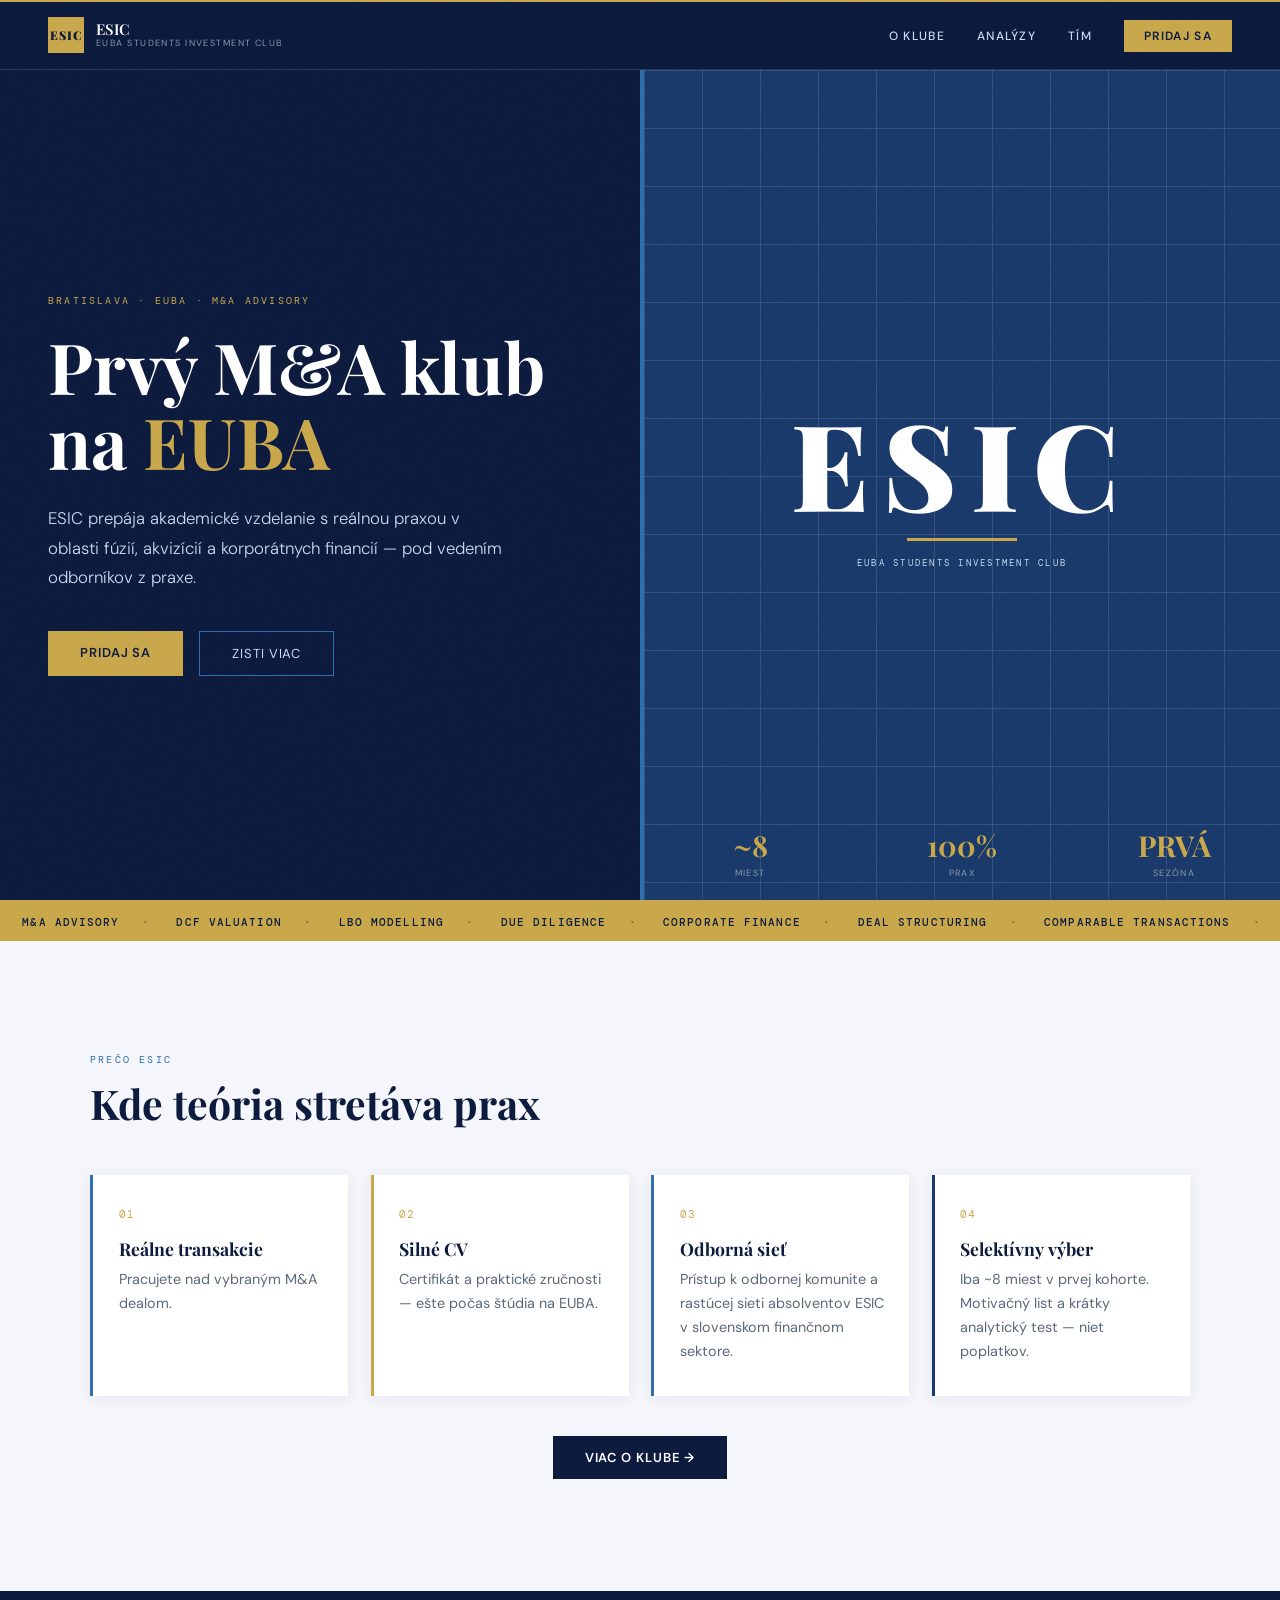
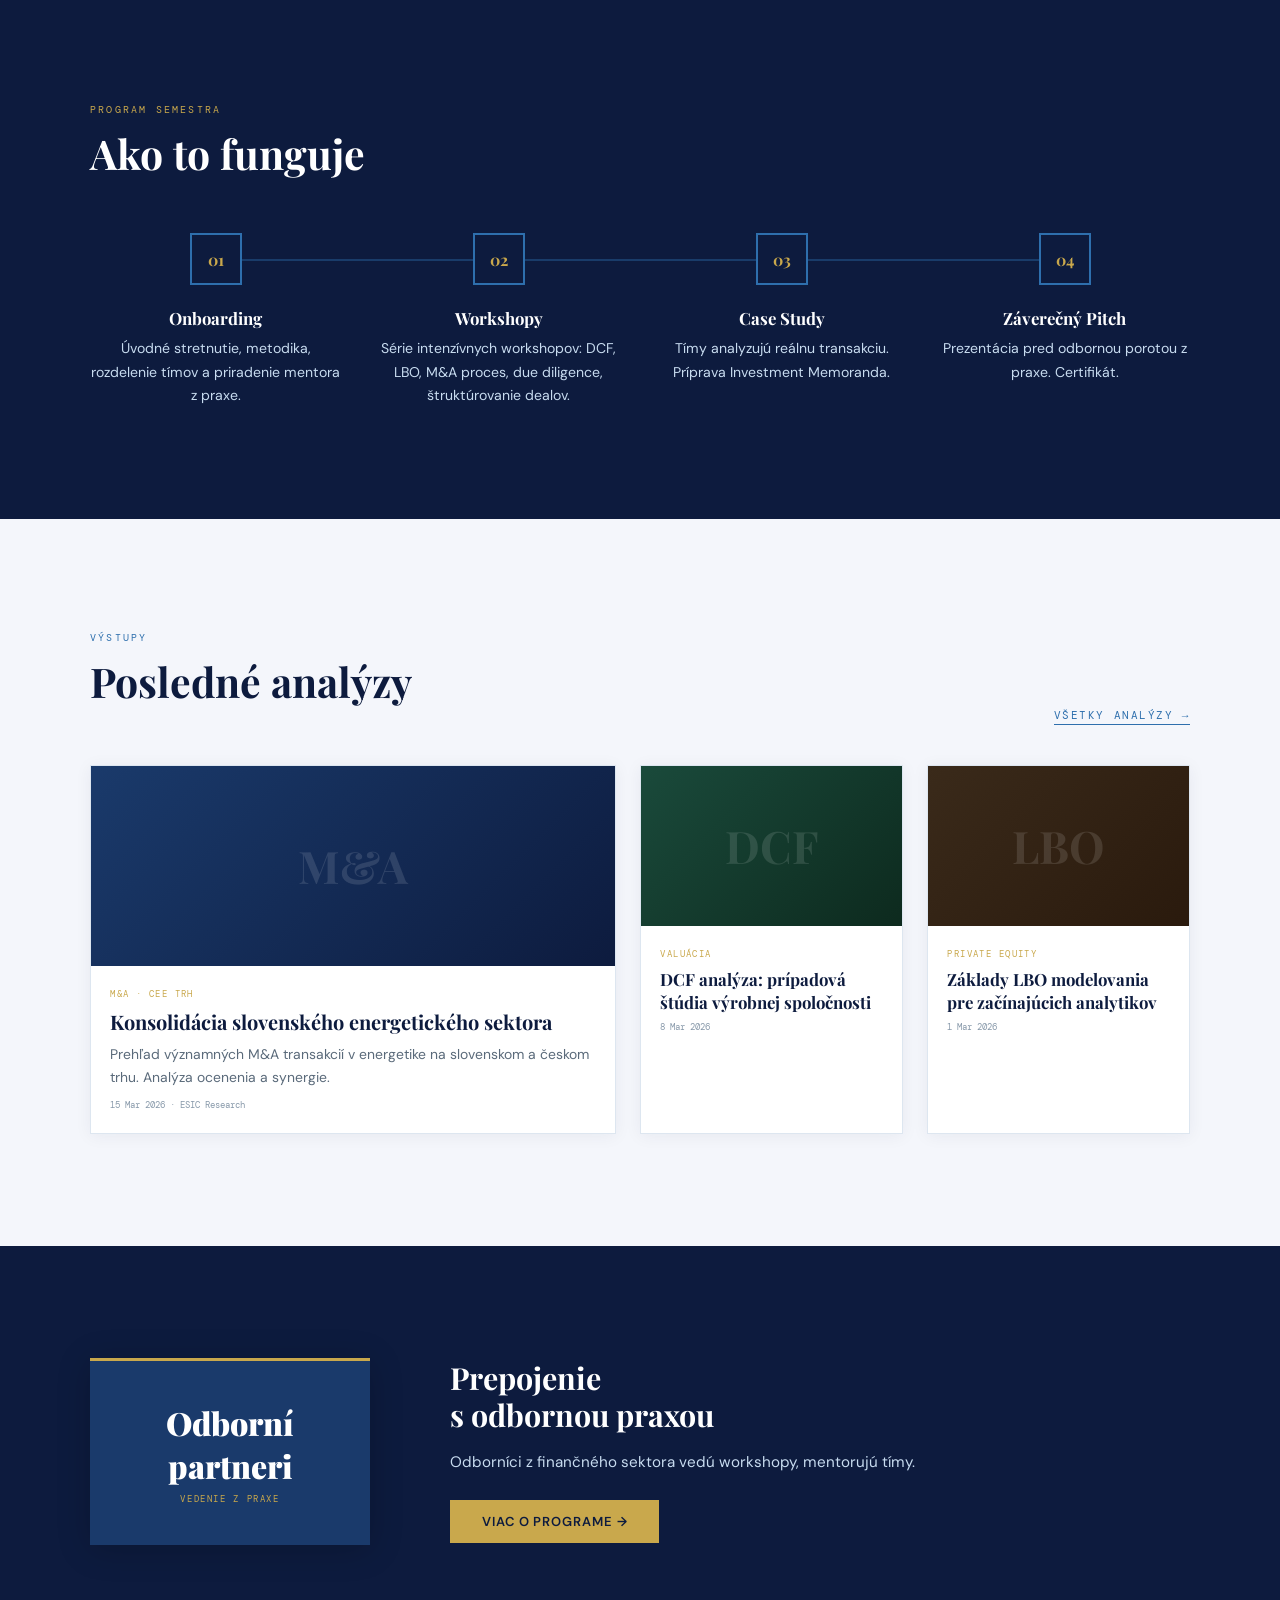
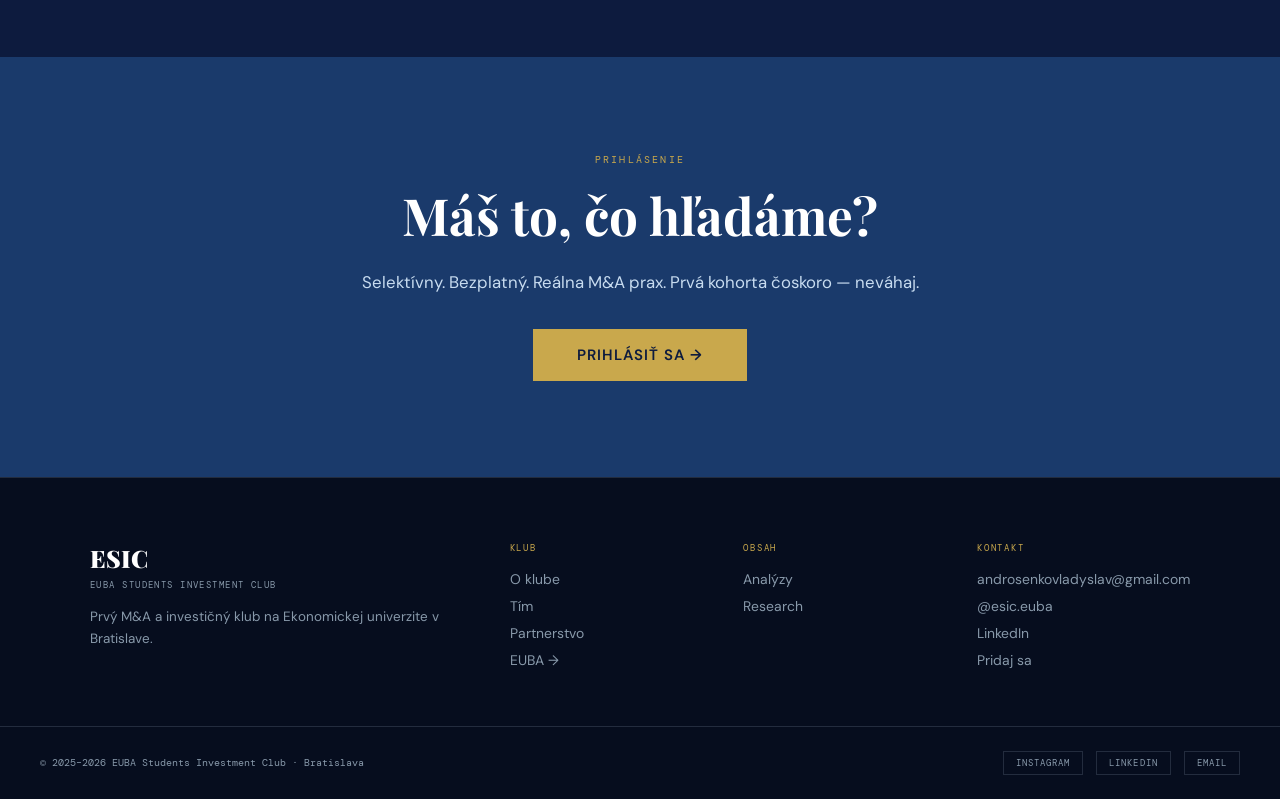
<file: index.html>
<!DOCTYPE html>
<html lang="sk">
<head>
<meta charset="UTF-8">
<meta name="viewport" content="width=device-width, initial-scale=1.0">
<title>ESIC | EUBA Students Investment Club</title>
<link rel="preconnect" href="https://fonts.googleapis.com">
<link rel="preconnect" href="https://fonts.gstatic.com" crossorigin>
<link href="https://fonts.googleapis.com/css2?family=Playfair+Display:ital,wght@0,600;0,700;0,900;1,700&family=DM+Sans:wght@300;400;500;600&family=DM+Mono:wght@400;500&display=swap" rel="stylesheet">
<link rel="stylesheet" href="style.css">
</head>
<body>

<!-- NAV -->
<nav id="navbar">
  <a href="index.html" class="nav-logo">
    <div class="nav-badge">ESIC</div>
    <div class="nav-name">ESIC <span>EUBA Students Investment Club</span></div>
  </a>
  <button class="nav-burger" id="burger" aria-label="Menu">
    <span></span><span></span><span></span>
  </button>
  <ul class="nav-links" id="navLinks">
    <li><a href="about.html">O klube</a></li>
    <li><a href="articles.html">Analýzy</a></li>
    <li><a href="team.html">Tím</a></li>
    <li><a href="join.html" class="nav-cta">Pridaj sa</a></li>
  </ul>
</nav>

<!-- HERO -->
<section class="hero">
  <div class="hero-left">
    <p class="eyebrow">Bratislava · EUBA · M&A Advisory</p>
    <h1 class="hero-title">Prvý M&amp;A klub<br>na <em>EUBA</em></h1>
    <p class="hero-sub">ESIC prepája akademické vzdelanie s reálnou praxou v oblasti fúzií, akvizícií a korporátnych financií — pod vedením odborníkov z praxe.</p>
    <div class="hero-btns">
      <a href="join.html" class="btn-gold">Pridaj sa</a>
      <a href="about.html" class="btn-outline">Zisti viac</a>
    </div>
  </div>
  <div class="hero-right">
    <div class="hero-brand">
      <div class="hero-acronym">ESIC</div>
      <div class="hero-rule"></div>
      <div class="hero-brand-sub">EUBA Students Investment Club</div>
    </div>
    <div class="hero-stats">
      <div class="stat"><span class="stat-num">~8</span><span class="stat-lbl">miest</span></div>
      <div class="stat"><span class="stat-num">100%</span><span class="stat-lbl">prax</span></div>
      <div class="stat"><span class="stat-num">PRVÁ</span><span class="stat-lbl">sezóna</span></div>
    </div>
  </div>
</section>

<!-- TICKER -->
<div class="ticker" aria-hidden="true">
  <div class="ticker-track">
    <span>M&A Advisory</span><span class="sep">·</span>
    <span>DCF Valuation</span><span class="sep">·</span>
    <span>LBO Modelling</span><span class="sep">·</span>
    <span>Due Diligence</span><span class="sep">·</span>
    <span>Corporate Finance</span><span class="sep">·</span>
    <span>Deal Structuring</span><span class="sep">·</span>
    <span>Comparable Transactions</span><span class="sep">·</span>
    <span>Equity Research</span><span class="sep">·</span>
    <span>M&A Advisory</span><span class="sep">·</span>
    <span>DCF Valuation</span><span class="sep">·</span>
    <span>LBO Modelling</span><span class="sep">·</span>
    <span>Due Diligence</span><span class="sep">·</span>
    <span>Corporate Finance</span><span class="sep">·</span>
    <span>Deal Structuring</span><span class="sep">·</span>
    <span>Comparable Transactions</span><span class="sep">·</span>
    <span>Equity Research</span><span class="sep">·</span>
  </div>
</div>

<!-- WHY ESIC -->
<section class="why section-light">
  <div class="container">
    <div class="section-label">Prečo ESIC</div>
    <h2 class="section-title">Kde teória stretáva prax</h2>
    <div class="why-grid">
      <div class="why-card reveal">
        <div class="why-icon">01</div>
        <h3>Reálne transakcie</h3>
        <p>Pracujete nad vybraným M&A dealom.</p>
      </div>
      <div class="why-card reveal" style="--delay:.1s">
        <div class="why-icon">02</div>
        <h3>Silné CV</h3>
        <p>Certifikát a praktické zručnosti — ešte počas štúdia na EUBA.</p>
      </div>
      <div class="why-card reveal" style="--delay:.2s">
        <div class="why-icon">03</div>
        <h3>Odborná sieť</h3>
        <p>Prístup k odbornej komunite a rastúcej sieti absolventov ESIC v slovenskom finančnom sektore.</p>
      </div>
      <div class="why-card reveal" style="--delay:.3s">
        <div class="why-icon">04</div>
        <h3>Selektívny výber</h3>
        <p>Iba ~8 miest v prvej kohorte. Motivačný list a krátky analytický test — niet poplatkov.</p>
      </div>
    </div>
    <div class="why-cta reveal">
      <a href="about.html" class="btn-navy">Viac o klube →</a>
    </div>
  </div>
</section>

<!-- PROGRAM TIMELINE -->
<section class="timeline-section section-dark">
  <div class="container">
    <div class="section-label gold">Program semestra</div>
    <h2 class="section-title white">Ako to funguje</h2>
    <div class="timeline">
      <div class="tl-step reveal">
        <div class="tl-dot">01</div>
        <div class="tl-content">
          <h3>Onboarding</h3>
          <p>Úvodné stretnutie, metodika, rozdelenie tímov a priradenie mentora z praxe.</p>
        </div>
      </div>
      <div class="tl-step reveal" style="--delay:.1s">
        <div class="tl-dot">02</div>
        <div class="tl-content">
          <h3>Workshopy</h3>
          <p>Série intenzívnych workshopov: DCF, LBO, M&A proces, due diligence, štruktúrovanie dealov.</p>
        </div>
      </div>
      <div class="tl-step reveal" style="--delay:.2s">
        <div class="tl-dot">03</div>
        <div class="tl-content">
          <h3>Case Study</h3>
          <p>Tímy analyzujú reálnu transakciu. Príprava Investment Memoranda.</p>
        </div>
      </div>
      <div class="tl-step reveal" style="--delay:.3s">
        <div class="tl-dot">04</div>
        <div class="tl-content">
          <h3>Záverečný Pitch</h3>
          <p>Prezentácia pred odbornou porotou z praxe. Certifikát.</p>
        </div>
      </div>
    </div>
  </div>
</section>

<!-- LATEST ARTICLES PREVIEW -->
<section class="articles-preview section-light">
  <div class="container">
    <div class="section-header">
      <div>
        <div class="section-label">Výstupy</div>
        <h2 class="section-title">Posledné analýzy</h2>
      </div>
      <a href="articles.html" class="link-arrow">Všetky analýzy →</a>
    </div>
    <div class="articles-grid">
      <a href="articles.html" class="article-card featured reveal">
        <div class="article-thumb" style="background:linear-gradient(135deg,#1A3A6B,#0D1B3E)">
          <span class="thumb-label">M&A</span>
        </div>
        <div class="article-body">
          <span class="article-cat">M&A · CEE trh</span>
          <h3>Konsolidácia slovenského energetického sektora</h3>
          <p>Prehľad významných M&A transakcií v energetike na slovenskom a českom trhu. Analýza ocenenia a synergie.</p>
          <span class="article-meta">15 Mar 2026 · ESIC Research</span>
        </div>
      </a>
      <a href="articles.html" class="article-card reveal" style="--delay:.1s">
        <div class="article-thumb" style="background:linear-gradient(135deg,#1A4A3B,#0D2A1E)">
          <span class="thumb-label">DCF</span>
        </div>
        <div class="article-body">
          <span class="article-cat">Valuácia</span>
          <h3>DCF analýza: prípadová štúdia výrobnej spoločnosti</h3>
          <span class="article-meta">8 Mar 2026</span>
        </div>
      </a>
      <a href="articles.html" class="article-card reveal" style="--delay:.2s">
        <div class="article-thumb" style="background:linear-gradient(135deg,#3A2A1A,#2A1A0D)">
          <span class="thumb-label">LBO</span>
        </div>
        <div class="article-body">
          <span class="article-cat">Private Equity</span>
          <h3>Základy LBO modelovania pre začínajúcich analytikov</h3>
          <span class="article-meta">1 Mar 2026</span>
        </div>
      </a>
    </div>
  </div>
</section>

<!-- PARTNER STRIP -->
<section class="partner-strip section-dark">
  <div class="container partner-inner">
    <div class="partner-badge reveal">
      <div class="partner-name">Odborní partneri</div>
      <div class="partner-sub">Vedenie z praxe</div>
    </div>
    <div class="partner-text reveal" style="--delay:.1s">
      <h2 class="white">Prepojenie<br>s odbornou praxou</h2>
      <p>Odborníci z finančného sektora vedú workshopy, mentorujú tímy.</p>
      <a href="about.html#partner" class="btn-gold" style="margin-top:1.5rem;display:inline-block">Viac o programe →</a>
    </div>
  </div>
</section>

<!-- JOIN CTA -->
<section class="join-cta section-royal">
  <div class="container text-center reveal">
    <div class="section-label gold">Prihlásenie</div>
    <h2 class="white" style="font-family:var(--font-display);font-size:clamp(2rem,4vw,3.2rem);font-weight:700;margin:.5rem 0 1.2rem">Máš to, čo hľadáme?</h2>
    <p style="color:var(--sky);max-width:560px;margin:0 auto 2rem;font-size:1.05rem;line-height:1.75">Selektívny. Bezplatný. Reálna M&A prax. Prvá kohorta čoskoro — neváhaj.</p>
    <a href="join.html" class="btn-gold" style="font-size:15px;padding:16px 44px">Prihlásiť sa →</a>
  </div>
</section>

<!-- FOOTER -->
<footer>
  <div class="container footer-grid">
    <div class="footer-brand">
      <div class="footer-logo">ESIC</div>
      <div class="footer-tagline">EUBA Students Investment Club</div>
      <p>Prvý M&A a investičný klub na Ekonomickej univerzite v Bratislave.</p>
    </div>
    <div class="footer-col">
      <div class="footer-col-title">Klub</div>
      <a href="about.html">O klube</a>
      <a href="team.html">Tím</a>
      <a href="about.html#partner">Partnerstvo</a>
      <a href="https://www.euba.sk" target="_blank" rel="noopener">EUBA →</a>
    </div>
    <div class="footer-col">
      <div class="footer-col-title">Obsah</div>
      <a href="articles.html">Analýzy</a>
      <a href="articles.html">Research</a>
    </div>
    <div class="footer-col">
      <div class="footer-col-title">Kontakt</div>
      <a href="mailto:androsenkovladyslav@gmail.com">androsenkovladyslav@gmail.com</a>
      <a href="https://instagram.com/esic.euba" target="_blank" rel="noopener">@esic.euba</a>
      <a href="https://www.linkedin.com/groups/17961060" target="_blank" rel="noopener">LinkedIn</a>
      <a href="join.html">Pridaj sa</a>
    </div>
  </div>
  <div class="footer-bottom">
    <span>© 2025–2026 EUBA Students Investment Club · Bratislava</span>
    <div class="footer-socials">
      <a href="https://instagram.com/esic.euba" target="_blank" rel="noopener">Instagram</a>
      <a href="https://www.linkedin.com/groups/17961060" target="_blank" rel="noopener">LinkedIn</a>
      <a href="mailto:androsenkovladyslav@gmail.com">Email</a>
    </div>
  </div>
</footer>

<script src="main.js"></script>
</body>
</html>
</file>
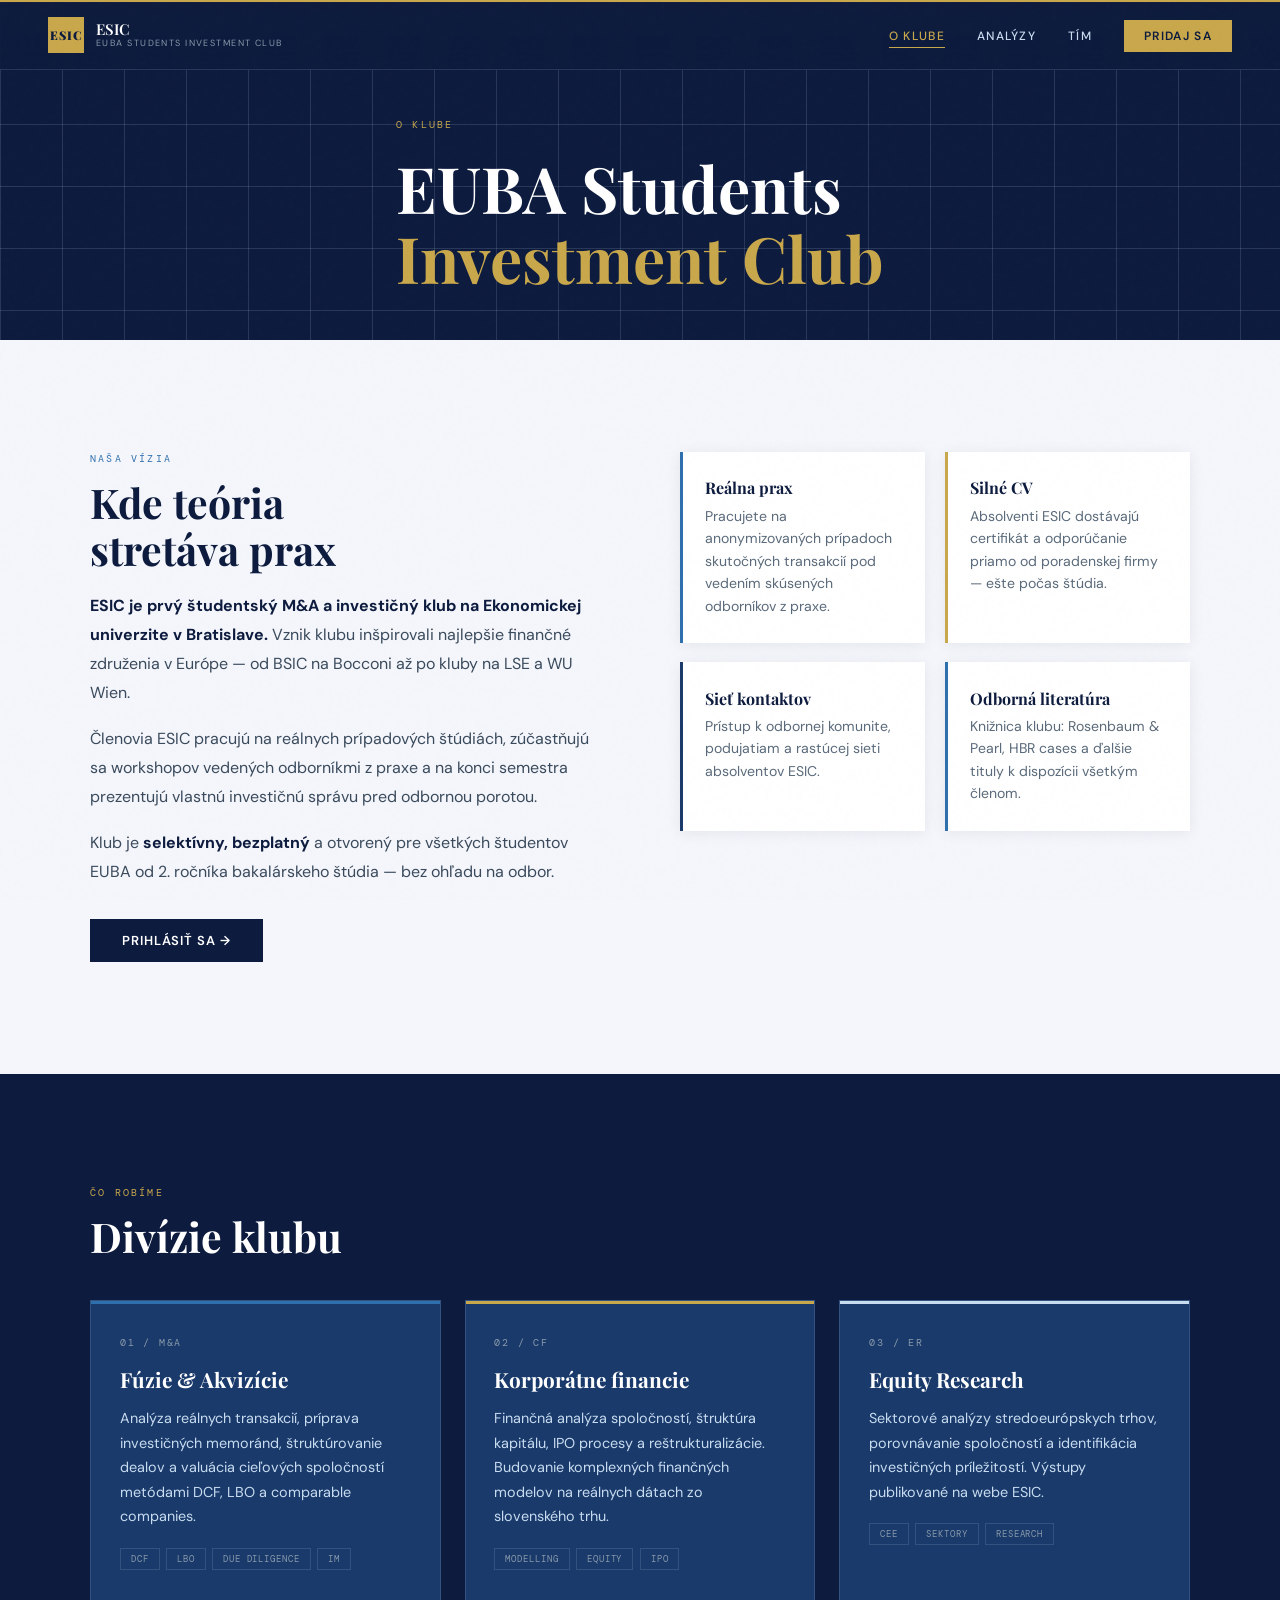
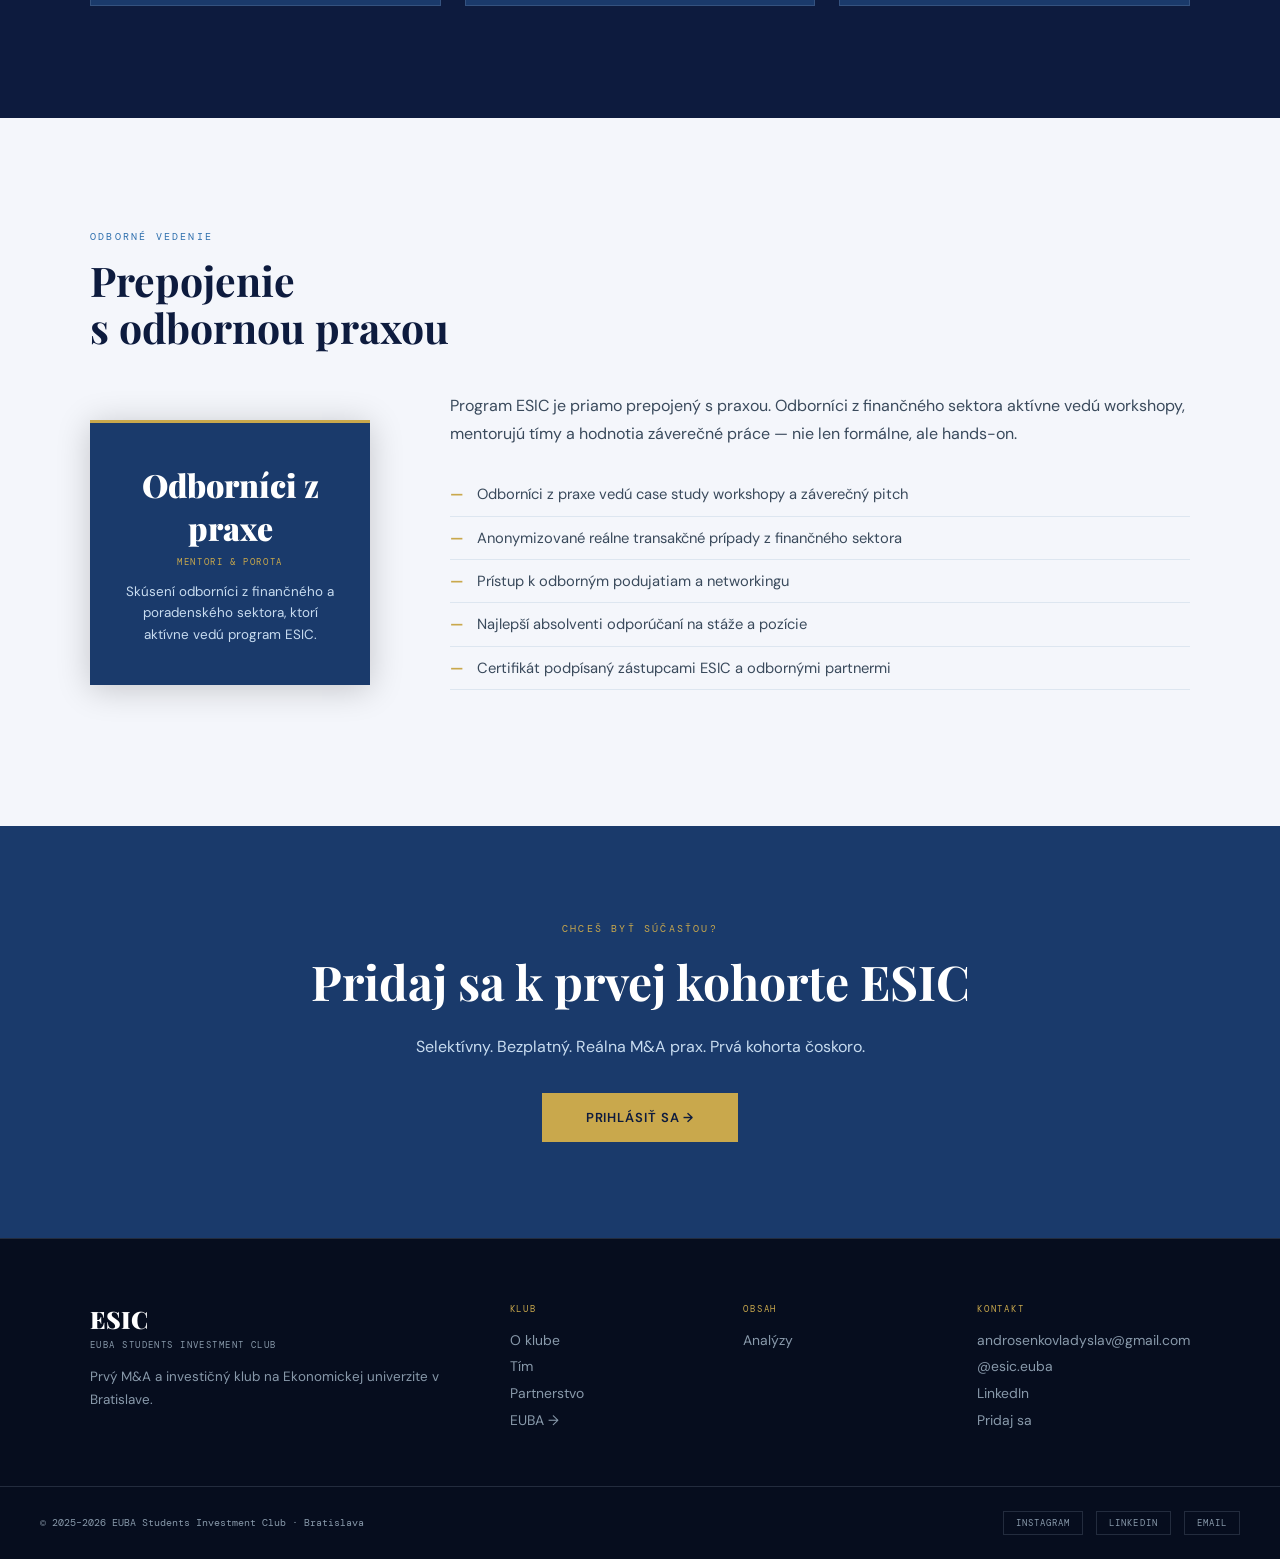
<file: about.html>
<!DOCTYPE html>
<html lang="sk">
<head>
<meta charset="UTF-8">
<meta name="viewport" content="width=device-width, initial-scale=1.0">
<title>O klube | ESIC</title>
<link rel="preconnect" href="https://fonts.googleapis.com">
<link rel="preconnect" href="https://fonts.gstatic.com" crossorigin>
<link href="https://fonts.googleapis.com/css2?family=Playfair+Display:ital,wght@0,600;0,700;0,900;1,700&family=DM+Sans:wght@300;400;500;600&family=DM+Mono:wght@400;500&display=swap" rel="stylesheet">
<link rel="stylesheet" href="style.css">
</head>
<body>

<nav id="navbar">
  <a href="index.html" class="nav-logo">
    <div class="nav-badge">ESIC</div>
    <div class="nav-name">ESIC <span>EUBA Students Investment Club</span></div>
  </a>
  <button class="nav-burger" id="burger" aria-label="Menu"><span></span><span></span><span></span></button>
  <ul class="nav-links" id="navLinks">
    <li><a href="about.html">O klube</a></li>
    <li><a href="articles.html">Analýzy</a></li>
    <li><a href="team.html">Tím</a></li>
    <li><a href="join.html" class="nav-cta">Pridaj sa</a></li>
  </ul>
</nav>

<!-- PAGE HERO -->
<section class="page-hero">
  <div class="container page-hero-inner">
    <p class="eyebrow">O klube</p>
    <h1>EUBA Students<br><em style="font-style:normal;color:var(--gold)">Investment Club</em></h1>
  </div>
</section>

<!-- ABOUT INTRO -->
<section class="section-light">
  <div class="container">
    <div class="about-grid">
      <div class="reveal">
        <div class="section-label">Naša vízia</div>
        <h2 class="section-title">Kde teória<br>stretáva prax</h2>
        <p><strong>ESIC je prvý študentský M&A a investičný klub na Ekonomickej univerzite v Bratislave.</strong> Vznik klubu inšpirovali najlepšie finančné združenia v Európe — od BSIC na Bocconi až po kluby na LSE a WU Wien.</p>
        <p>Členovia ESIC pracujú na reálnych prípadových štúdiách, zúčastňujú sa workshopov vedených odborníkmi z praxe a na konci semestra prezentujú vlastnú investičnú správu pred odbornou porotou.</p>
        <p>Klub je <strong>selektívny, bezplatný</strong> a otvorený pre všetkých študentov EUBA od 2. ročníka bakalárskeho štúdia — bez ohľadu na odbor.</p>
        <div style="margin-top:2rem">
          <a href="join.html" class="btn-navy">Prihlásiť sa →</a>
        </div>
      </div>
      <div class="about-cards reveal" style="--delay:.15s">
        <div class="about-card">
          <h4>Reálna prax</h4>
          <p>Pracujete na anonymizovaných prípadoch skutočných transakcií pod vedením skúsených odborníkov z praxe.</p>
        </div>
        <div class="about-card">
          <h4>Silné CV</h4>
          <p>Absolventi ESIC dostávajú certifikát a odporúčanie priamo od poradenskej firmy — ešte počas štúdia.</p>
        </div>
        <div class="about-card">
          <h4>Sieť kontaktov</h4>
          <p>Prístup k odbornej komunite, podujatiam a rastúcej sieti absolventov ESIC.</p>
        </div>
        <div class="about-card">
          <h4>Odborná literatúra</h4>
          <p>Knižnica klubu: Rosenbaum & Pearl, HBR cases a ďalšie tituly k dispozícii všetkým členom.</p>
        </div>
      </div>
    </div>
  </div>
</section>

<!-- DIVISIONS -->
<section class="section-dark">
  <div class="container">
    <div class="section-label gold reveal">Čo robíme</div>
    <h2 class="section-title white reveal">Divízie klubu</h2>
    <div class="divisions-grid">
      <div class="division-card reveal">
        <div class="div-num">01 / M&A</div>
        <h3>Fúzie & Akvizície</h3>
        <p>Analýza reálnych transakcií, príprava investičných memoránd, štruktúrovanie dealov a valuácia cieľových spoločností metódami DCF, LBO a comparable companies.</p>
        <div class="div-tags">
          <span class="tag">DCF</span><span class="tag">LBO</span><span class="tag">Due Diligence</span><span class="tag">IM</span>
        </div>
      </div>
      <div class="division-card reveal" style="--delay:.1s">
        <div class="div-num">02 / CF</div>
        <h3>Korporátne financie</h3>
        <p>Finančná analýza spoločností, štruktúra kapitálu, IPO procesy a reštrukturalizácie. Budovanie komplexných finančných modelov na reálnych dátach zo slovenského trhu.</p>
        <div class="div-tags">
          <span class="tag">Modelling</span><span class="tag">Equity</span><span class="tag">IPO</span>
        </div>
      </div>
      <div class="division-card reveal" style="--delay:.2s">
        <div class="div-num">03 / ER</div>
        <h3>Equity Research</h3>
        <p>Sektorové analýzy stredoeurópskych trhov, porovnávanie spoločností a identifikácia investičných príležitostí. Výstupy publikované na webe ESIC.</p>
        <div class="div-tags">
          <span class="tag">CEE</span><span class="tag">Sektory</span><span class="tag">Research</span>
        </div>
      </div>
    </div>
  </div>
</section>

<!-- PARTNER -->
<section class="section-light" id="partner">
  <div class="container">
    <div class="section-label">Odborné vedenie</div>
    <h2 class="section-title">Prepojenie<br>s odbornou praxou</h2>
    <div class="partner-inner reveal" style="margin-top:2.5rem">
      <div class="partner-badge">
        <div class="partner-name">Odborníci z praxe</div>
        <div class="partner-sub">Mentori & porota</div>
        <p style="font-size:.84rem;color:var(--sky);margin-top:.8rem;line-height:1.6">Skúsení odborníci z finančného a poradenského sektora, ktorí aktívne vedú program ESIC.</p>
      </div>
      <div class="partner-text" style="color:var(--dark)">
        <p style="font-size:1rem;line-height:1.8;color:#3a4a5c;margin-bottom:1rem">Program ESIC je priamo prepojený s praxou. Odborníci z finančného sektora aktívne vedú workshopy, mentorujú tímy a hodnotia záverečné práce — nie len formálne, ale hands-on.</p>
        <ul class="req-list" style="--color:var(--navy)">
          <li style="color:#3a4a5c;border-color:#dde6f0">Odborníci z praxe vedú case study workshopy a záverečný pitch</li>
          <li style="color:#3a4a5c;border-color:#dde6f0">Anonymizované reálne transakčné prípady z finančného sektora</li>
          <li style="color:#3a4a5c;border-color:#dde6f0">Prístup k odborným podujatiam a networkingu</li>
          <li style="color:#3a4a5c;border-color:#dde6f0">Najlepší absolventi odporúčaní na stáže a pozície</li>
          <li style="color:#3a4a5c;border-color:#dde6f0">Certifikát podpísaný zástupcami ESIC a odbornými partnermi</li>
        </ul>
      </div>
    </div>
  </div>
</section>

<!-- JOIN CTA -->
<section class="join-cta section-royal">
  <div class="container text-center reveal">
    <div class="section-label gold">Chceš byť súčasťou?</div>
    <h2 class="white" style="font-family:var(--font-display);font-size:clamp(2rem,4vw,3rem);font-weight:700;margin:.5rem 0 1.2rem">Pridaj sa k prvej kohorte ESIC</h2>
    <p style="color:var(--sky);max-width:520px;margin:0 auto 2rem;line-height:1.75">Selektívny. Bezplatný. Reálna M&A prax. Prvá kohorta čoskoro.</p>
    <a href="join.html" class="btn-gold" style="padding:16px 44px">Prihlásiť sa →</a>
  </div>
</section>

<footer>
  <div class="container footer-grid">
    <div class="footer-brand">
      <div class="footer-logo">ESIC</div>
      <div class="footer-tagline">EUBA Students Investment Club</div>
      <p>Prvý M&A a investičný klub na Ekonomickej univerzite v Bratislave.</p>
    </div>
    <div class="footer-col">
      <div class="footer-col-title">Klub</div>
      <a href="about.html">O klube</a>
      <a href="team.html">Tím</a>
      <a href="about.html#partner">Partnerstvo</a>
      <a href="https://www.euba.sk" target="_blank" rel="noopener">EUBA →</a>
    </div>
    <div class="footer-col">
      <div class="footer-col-title">Obsah</div>
      <a href="articles.html">Analýzy</a>
    </div>
    <div class="footer-col">
      <div class="footer-col-title">Kontakt</div>
      <a href="mailto:androsenkovladyslav@gmail.com">androsenkovladyslav@gmail.com</a>
      <a href="https://instagram.com/esic.euba" target="_blank">@esic.euba</a>
      <a href="https://www.linkedin.com/groups/17961060" target="_blank">LinkedIn</a>
      <a href="join.html">Pridaj sa</a>
    </div>
  </div>
  <div class="footer-bottom">
    <span>© 2025–2026 EUBA Students Investment Club · Bratislava</span>
    <div class="footer-socials">
      <a href="https://instagram.com/esic.euba" target="_blank">Instagram</a>
      <a href="https://www.linkedin.com/groups/17961060" target="_blank">LinkedIn</a>
      <a href="mailto:androsenkovladyslav@gmail.com">Email</a>
    </div>
  </div>
</footer>

<script src="main.js"></script>
</body>
</html>
</file>
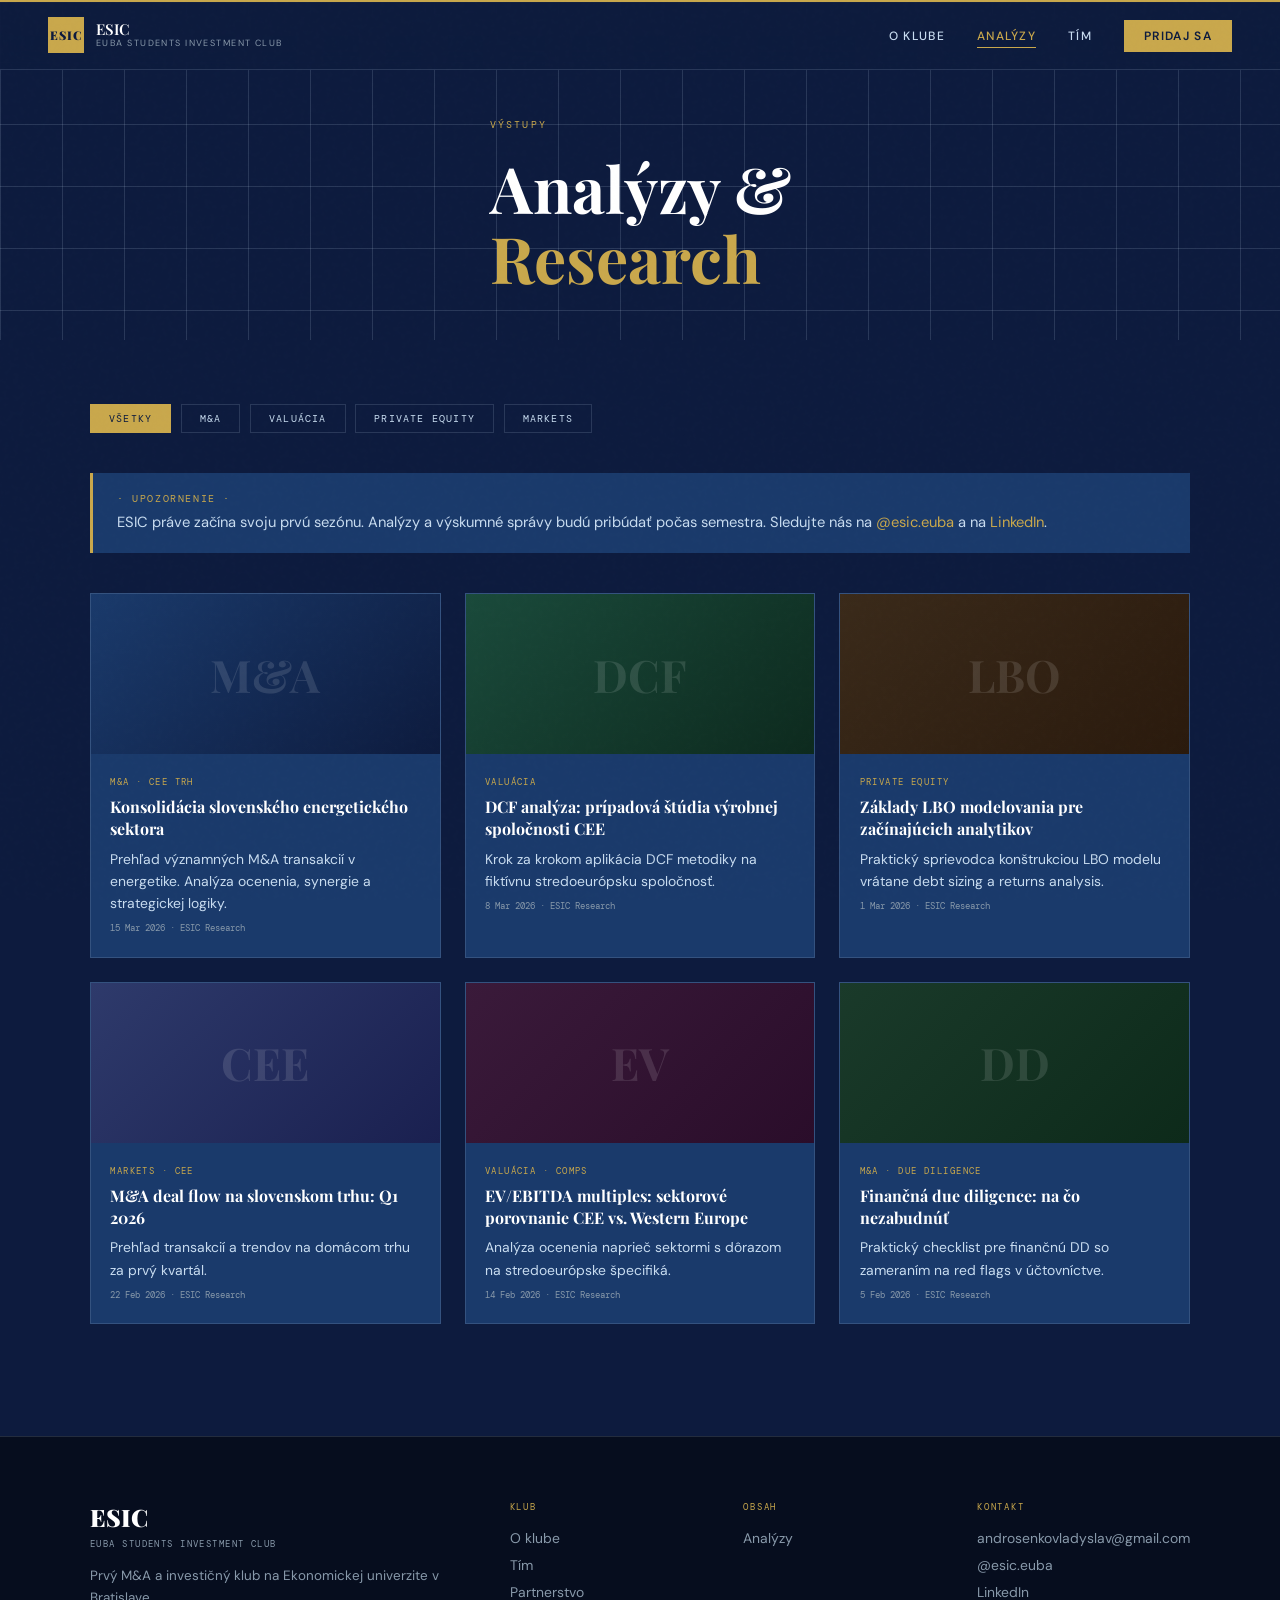
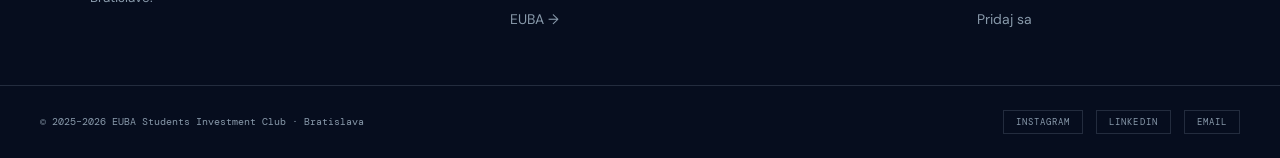
<file: articles.html>
<!DOCTYPE html>
<html lang="sk">
<head>
<meta charset="UTF-8">
<meta name="viewport" content="width=device-width, initial-scale=1.0">
<title>Analýzy | ESIC</title>
<link rel="preconnect" href="https://fonts.googleapis.com">
<link rel="preconnect" href="https://fonts.gstatic.com" crossorigin>
<link href="https://fonts.googleapis.com/css2?family=Playfair+Display:ital,wght@0,600;0,700;0,900;1,700&family=DM+Sans:wght@300;400;500;600&family=DM+Mono:wght@400;500&display=swap" rel="stylesheet">
<link rel="stylesheet" href="style.css">
</head>
<body>

<nav id="navbar">
  <a href="index.html" class="nav-logo">
    <div class="nav-badge">ESIC</div>
    <div class="nav-name">ESIC <span>EUBA Students Investment Club</span></div>
  </a>
  <button class="nav-burger" id="burger" aria-label="Menu"><span></span><span></span><span></span></button>
  <ul class="nav-links" id="navLinks">
    <li><a href="about.html">O klube</a></li>
    <li><a href="articles.html">Analýzy</a></li>
    <li><a href="team.html">Tím</a></li>
    <li><a href="join.html" class="nav-cta">Pridaj sa</a></li>
  </ul>
</nav>

<section class="page-hero">
  <div class="container page-hero-inner">
    <p class="eyebrow">Výstupy</p>
    <h1>Analýzy &amp;<br><em style="font-style:normal;color:var(--gold)">Research</em></h1>
  </div>
</section>

<section class="section-dark" style="padding-top:4rem">
  <div class="container">

    <!-- Filters -->
    <div class="filters">
      <button class="filter-btn active" data-filter="all">Všetky</button>
      <button class="filter-btn" data-filter="ma">M&A</button>
      <button class="filter-btn" data-filter="valuation">Valuácia</button>
      <button class="filter-btn" data-filter="pe">Private Equity</button>
      <button class="filter-btn" data-filter="markets">Markets</button>
    </div>

    <!-- Coming soon notice -->
    <div style="background:var(--royal);border-left:3px solid var(--gold);padding:1.2rem 1.5rem;margin-bottom:2.5rem">
      <p style="font-family:var(--font-mono);font-size:10px;letter-spacing:.16em;color:var(--gold);text-transform:uppercase;margin-bottom:.3rem">· Upozornenie ·</p>
      <p style="font-size:.92rem;color:var(--sky);line-height:1.65">ESIC práve začína svoju prvú sezónu. Analýzy a výskumné správy budú pribúdať počas semestra. Sledujte nás na <a href="https://instagram.com/esic.euba" target="_blank" style="color:var(--gold)">@esic.euba</a> a na <a href="https://www.linkedin.com/groups/17961060" target="_blank" style="color:var(--gold)">LinkedIn</a>.</p>
    </div>

    <!-- Article cards -->
    <div class="articles-full">

      <a href="#" class="article-card-dark reveal" data-cat="ma">
        <div class="article-thumb" style="background:linear-gradient(135deg,#1A3A6B,#0D1B3E)">
          <span class="thumb-label">M&A</span>
        </div>
        <div class="article-body">
          <span class="article-cat">M&A · CEE trh</span>
          <h3>Konsolidácia slovenského energetického sektora</h3>
          <p>Prehľad významných M&A transakcií v energetike. Analýza ocenenia, synergie a strategickej logiky.</p>
          <span class="article-meta">15 Mar 2026 · ESIC Research</span>
        </div>
      </a>

      <a href="#" class="article-card-dark reveal" style="--delay:.08s" data-cat="valuation">
        <div class="article-thumb" style="background:linear-gradient(135deg,#1A4A3B,#0D2A1E)">
          <span class="thumb-label">DCF</span>
        </div>
        <div class="article-body">
          <span class="article-cat">Valuácia</span>
          <h3>DCF analýza: prípadová štúdia výrobnej spoločnosti CEE</h3>
          <p>Krok za krokom aplikácia DCF metodiky na fiktívnu stredoeurópsku spoločnosť.</p>
          <span class="article-meta">8 Mar 2026 · ESIC Research</span>
        </div>
      </a>

      <a href="#" class="article-card-dark reveal" style="--delay:.16s" data-cat="pe">
        <div class="article-thumb" style="background:linear-gradient(135deg,#3A2A1A,#2A1A0D)">
          <span class="thumb-label">LBO</span>
        </div>
        <div class="article-body">
          <span class="article-cat">Private Equity</span>
          <h3>Základy LBO modelovania pre začínajúcich analytikov</h3>
          <p>Praktický sprievodca konštrukciou LBO modelu vrátane debt sizing a returns analysis.</p>
          <span class="article-meta">1 Mar 2026 · ESIC Research</span>
        </div>
      </a>

      <a href="#" class="article-card-dark reveal" style="--delay:.24s" data-cat="markets">
        <div class="article-thumb" style="background:linear-gradient(135deg,#2E3A6B,#1A2050)">
          <span class="thumb-label">CEE</span>
        </div>
        <div class="article-body">
          <span class="article-cat">Markets · CEE</span>
          <h3>M&A deal flow na slovenskom trhu: Q1 2026</h3>
          <p>Prehľad transakcií a trendov na domácom trhu za prvý kvartál.</p>
          <span class="article-meta">22 Feb 2026 · ESIC Research</span>
        </div>
      </a>

      <a href="#" class="article-card-dark reveal" style="--delay:.32s" data-cat="valuation">
        <div class="article-thumb" style="background:linear-gradient(135deg,#3A1A3A,#2A0D2A)">
          <span class="thumb-label">EV</span>
        </div>
        <div class="article-body">
          <span class="article-cat">Valuácia · Comps</span>
          <h3>EV/EBITDA multiples: sektorové porovnanie CEE vs. Western Europe</h3>
          <p>Analýza ocenenia naprieč sektormi s dôrazom na stredoeurópske špecifiká.</p>
          <span class="article-meta">14 Feb 2026 · ESIC Research</span>
        </div>
      </a>

      <a href="#" class="article-card-dark reveal" style="--delay:.4s" data-cat="ma">
        <div class="article-thumb" style="background:linear-gradient(135deg,#1A3A2A,#0D2A1A)">
          <span class="thumb-label">DD</span>
        </div>
        <div class="article-body">
          <span class="article-cat">M&A · Due Diligence</span>
          <h3>Finančná due diligence: na čo nezabudnúť</h3>
          <p>Praktický checklist pre finančnú DD so zameraním na red flags v účtovníctve.</p>
          <span class="article-meta">5 Feb 2026 · ESIC Research</span>
        </div>
      </a>

    </div>
  </div>
</section>

<footer>
  <div class="container footer-grid">
    <div class="footer-brand">
      <div class="footer-logo">ESIC</div>
      <div class="footer-tagline">EUBA Students Investment Club</div>
      <p>Prvý M&A a investičný klub na Ekonomickej univerzite v Bratislave.</p>
    </div>
    <div class="footer-col">
      <div class="footer-col-title">Klub</div>
      <a href="about.html">O klube</a>
      <a href="team.html">Tím</a>
      <a href="about.html#partner">Partnerstvo</a>
      <a href="https://www.euba.sk" target="_blank" rel="noopener">EUBA →</a>
    </div>
    <div class="footer-col">
      <div class="footer-col-title">Obsah</div>
      <a href="articles.html">Analýzy</a>
    </div>
    <div class="footer-col">
      <div class="footer-col-title">Kontakt</div>
      <a href="mailto:androsenkovladyslav@gmail.com">androsenkovladyslav@gmail.com</a>
      <a href="https://instagram.com/esic.euba" target="_blank">@esic.euba</a>
      <a href="https://www.linkedin.com/groups/17961060" target="_blank">LinkedIn</a>
      <a href="join.html">Pridaj sa</a>
    </div>
  </div>
  <div class="footer-bottom">
    <span>© 2025–2026 EUBA Students Investment Club · Bratislava</span>
    <div class="footer-socials">
      <a href="https://instagram.com/esic.euba" target="_blank">Instagram</a>
      <a href="https://www.linkedin.com/groups/17961060" target="_blank">LinkedIn</a>
      <a href="mailto:androsenkovladyslav@gmail.com">Email</a>
    </div>
  </div>
</footer>

<script src="main.js"></script>
</body>
</html>
</file>
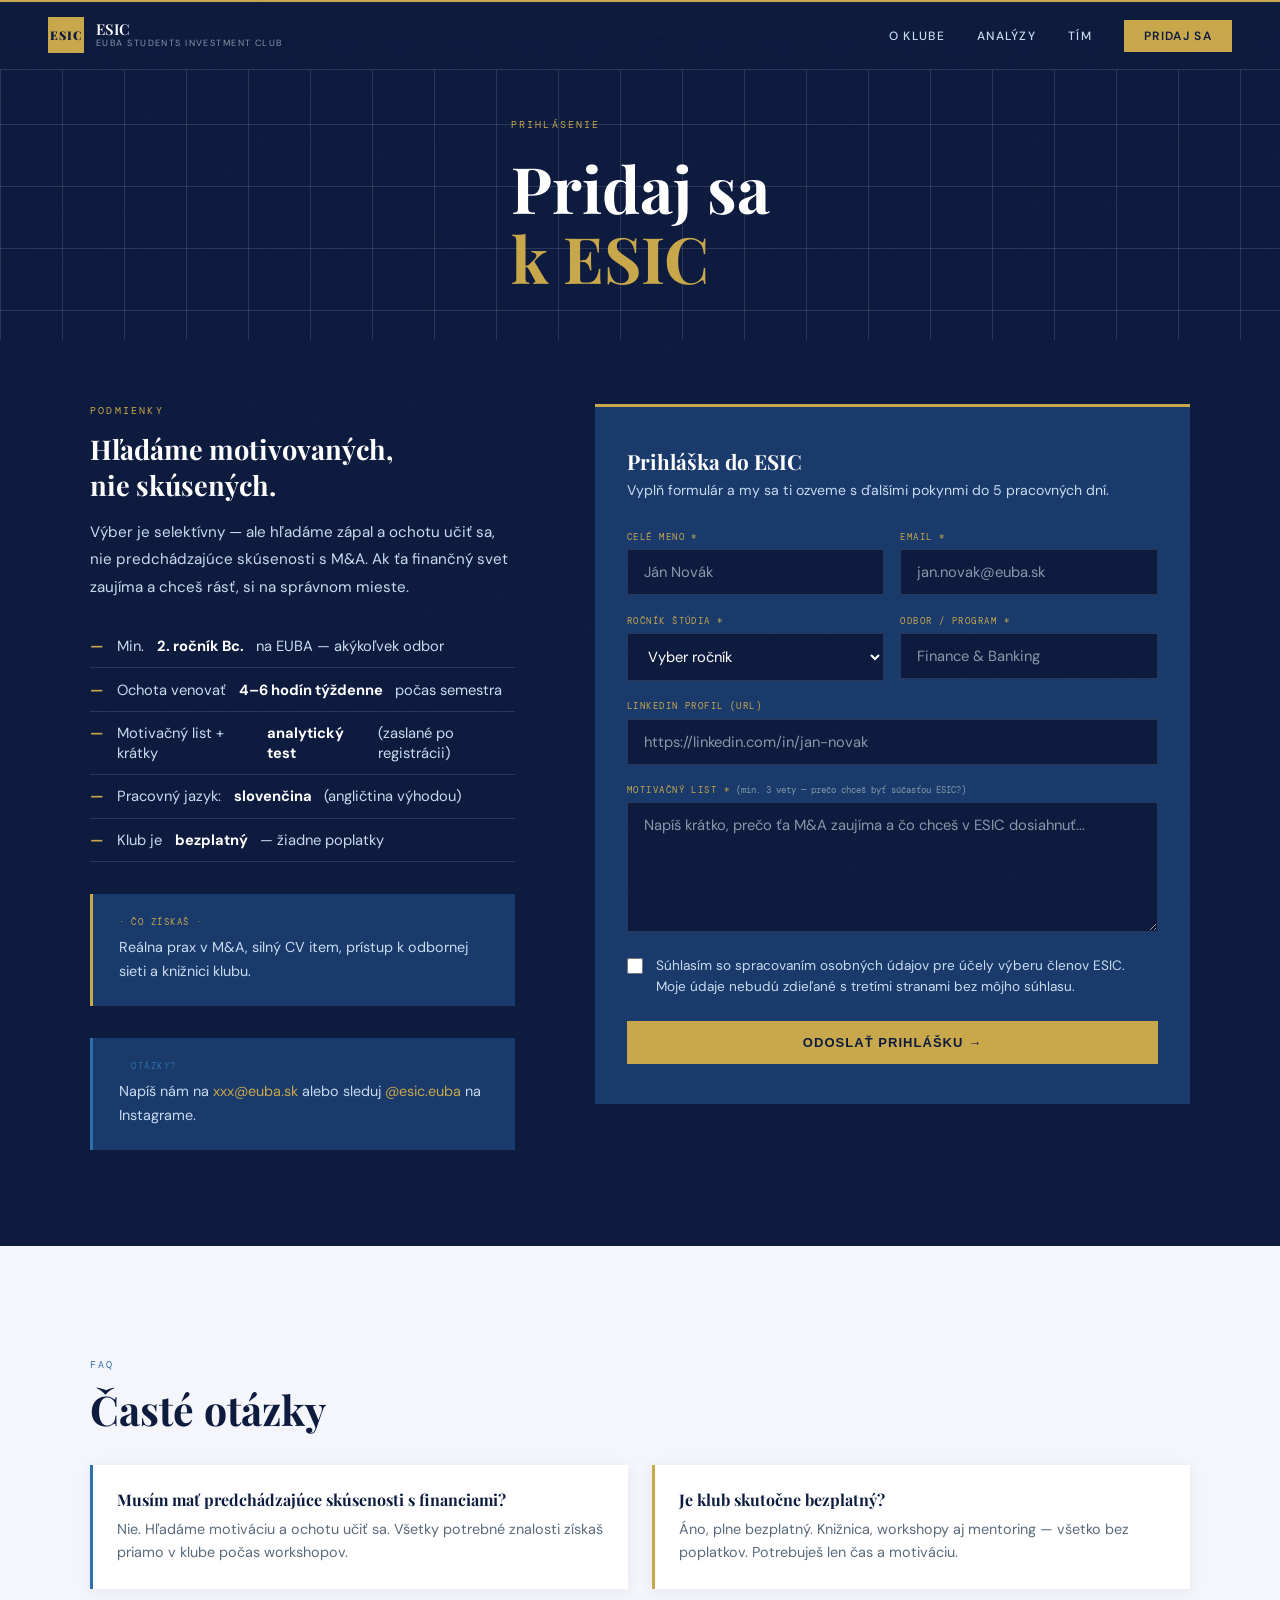
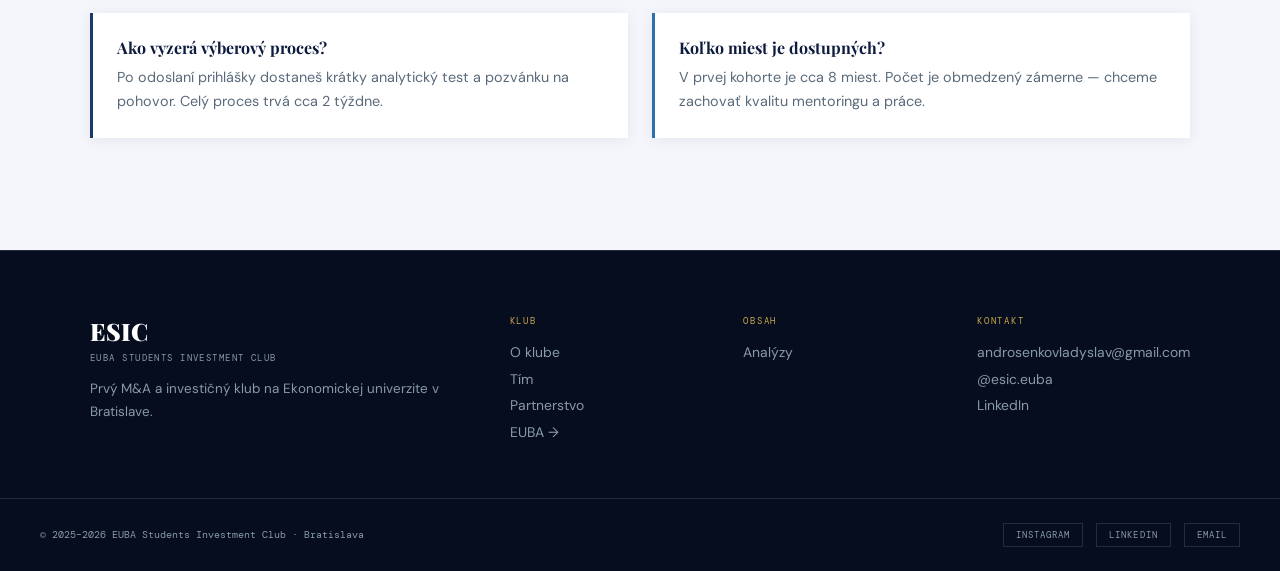
<file: join.html>
<!DOCTYPE html>
<html lang="sk">
<head>
<meta charset="UTF-8">
<meta name="viewport" content="width=device-width, initial-scale=1.0">
<title>Pridaj sa | ESIC</title>
<link rel="preconnect" href="https://fonts.googleapis.com">
<link rel="preconnect" href="https://fonts.gstatic.com" crossorigin>
<link href="https://fonts.googleapis.com/css2?family=Playfair+Display:ital,wght@0,600;0,700;0,900;1,700&family=DM+Sans:wght@300;400;500;600&family=DM+Mono:wght@400;500&display=swap" rel="stylesheet">
<link rel="stylesheet" href="style.css">
</head>
<body>

<nav id="navbar">
  <a href="index.html" class="nav-logo">
    <div class="nav-badge">ESIC</div>
    <div class="nav-name">ESIC <span>EUBA Students Investment Club</span></div>
  </a>
  <button class="nav-burger" id="burger" aria-label="Menu"><span></span><span></span><span></span></button>
  <ul class="nav-links" id="navLinks">
    <li><a href="about.html">O klube</a></li>
    <li><a href="articles.html">Analýzy</a></li>
    <li><a href="team.html">Tím</a></li>
    <li><a href="join.html" class="nav-cta">Pridaj sa</a></li>
  </ul>
</nav>

<section class="page-hero">
  <div class="container page-hero-inner">
    <p class="eyebrow">Prihlásenie</p>
    <h1>Pridaj sa<br><em style="font-style:normal;color:var(--gold)">k ESIC</em></h1>
  </div>
</section>

<section class="section-dark" style="padding-top:4rem;padding-bottom:6rem">
  <div class="container">
    <div class="join-layout">

      <!-- Left: info -->
      <div class="reveal">
        <div class="section-label gold">Podmienky</div>
        <h2 style="font-family:var(--font-display);font-size:1.7rem;font-weight:700;color:var(--white);margin:.4rem 0 1rem">Hľadáme motivovaných,<br>nie skúsených.</h2>
        <p style="color:var(--sky);font-size:.95rem;line-height:1.8;margin-bottom:1.2rem">Výber je selektívny — ale hľadáme zápal a ochotu učiť sa, nie predchádzajúce skúsenosti s M&A. Ak ťa finančný svet zaujíma a chceš rásť, si na správnom mieste.</p>

        <ul class="req-list">
          <li>Min. <strong style="color:var(--white)">2. ročník Bc.</strong> na EUBA — akýkoľvek odbor</li>
          <li>Ochota venovať <strong style="color:var(--white)">4–6 hodín týždenne</strong> počas semestra</li>
          <li>Motivačný list + krátky <strong style="color:var(--white)">analytický test</strong> (zaslané po registrácii)</li>
          <li>Pracovný jazyk: <strong style="color:var(--white)">slovenčina</strong> (angličtina výhodou)</li>
          <li>Klub je <strong style="color:var(--white)">bezplatný</strong> — žiadne poplatky</li>
        </ul>

        <div style="margin-top:2rem;padding:1.4rem 1.6rem;background:var(--royal);border-left:3px solid var(--gold)">
          <p style="font-family:var(--font-mono);font-size:9px;letter-spacing:.16em;color:var(--gold);text-transform:uppercase;margin-bottom:.4rem">· Čo získaš ·</p>
          <p style="font-size:.9rem;color:var(--sky);line-height:1.7">Reálna prax v M&A, silný CV item, prístup k odbornej sieti a knižnici klubu.</p>
        </div>

        <div style="margin-top:2rem;padding:1.4rem 1.6rem;background:var(--royal);border-left:3px solid var(--steel)">
          <p style="font-family:var(--font-mono);font-size:9px;letter-spacing:.16em;color:var(--steel);text-transform:uppercase;margin-bottom:.4rem">· Otázky? ·</p>
          <p style="font-size:.9rem;color:var(--sky);line-height:1.7">
            Napíš nám na <a href="mailto:androsenkovladyslav@gmail.com" style="color:var(--gold)">xxx@euba.sk</a> alebo sleduj
            <a href="https://instagram.com/esic.euba" target="_blank" style="color:var(--gold)">@esic.euba</a>
            na Instagrame.
          </p>
        </div>
      </div>

      <!-- Right: form -->
      <div class="reveal" style="--delay:.15s">
        <div class="contact-form">
          <h3 class="form-title">Prihláška do ESIC</h3>
          <p class="form-sub">Vyplň formulár a my sa ti ozveme s ďalšími pokynmi do 5 pracovných dní.</p>

          <form id="joinForm" novalidate>

            <div class="form-row">
              <div class="form-group">
                <label for="name">Celé meno *</label>
                <input type="text" id="name" name="name" placeholder="Ján Novák" required>
              </div>
              <div class="form-group">
                <label for="email">Email *</label>
                <input type="email" id="email" name="email" placeholder="jan.novak@euba.sk" required>
              </div>
            </div>

            <div class="form-row">
              <div class="form-group">
                <label for="year">Ročník štúdia *</label>
                <select id="year" name="year" required>
                  <option value="" disabled selected>Vyber ročník</option>
                  <option value="2Bc">2. ročník Bc.</option>
                  <option value="3Bc">3. ročník Bc.</option>
                  <option value="1Ing">1. ročník Ing./Mgr.</option>
                  <option value="2Ing">2. ročník Ing./Mgr.</option>
                </select>
              </div>
              <div class="form-group">
                <label for="faculty">Odbor / program *</label>
                <input type="text" id="faculty" name="faculty" placeholder="Finance & Banking" required>
              </div>
            </div>

            <div class="form-group">
              <label for="linkedin">LinkedIn profil (URL)</label>
              <input type="url" id="linkedin" name="linkedin" placeholder="https://linkedin.com/in/jan-novak">
            </div>

            <div class="form-group">
              <label for="message">Motivačný list * <span style="font-size:9px;color:var(--gray);letter-spacing:normal;text-transform:none">(min. 3 vety — prečo chceš byť súčasťou ESIC?)</span></label>
              <textarea id="message" name="message" placeholder="Napíš krátko, prečo ťa M&A zaujíma a čo chceš v ESIC dosiahnuť..." required></textarea>
            </div>

            <div class="form-checkbox">
              <input type="checkbox" id="consent" name="consent" required>
              <label for="consent">
                Súhlasím so spracovaním osobných údajov pre účely výberu členov ESIC.
                Moje údaje nebudú zdieľané s tretími stranami bez môjho súhlasu.
              </label>
            </div>

            <button type="submit" class="form-submit">Odoslať prihlášku →</button>

          </form>

          <!-- Success message -->
          <div class="form-success" id="formSuccess">
            <div style="font-size:2.5rem;margin-bottom:1rem">✓</div>
            <h3>Prihláška odoslaná!</h3>
            <p style="margin-top:.6rem">Otvorili sme tvoj emailový klient s pripravenou správou. Ak sa nič nestalo, napíš nám priamo na <a href="mailto:androsenkovladyslav@gmail.com" style="color:var(--gold)">androsenkovladyslav@gmail.com</a>.<br><br>Ozveme sa ti do 5 pracovných dní.</p>
            <a href="index.html" class="btn-gold" style="margin-top:1.8rem;display:inline-block">Späť na úvodnú stránku</a>
          </div>

        </div>
      </div>

    </div>
  </div>
</section>

<!-- FAQ -->
<section class="section-light">
  <div class="container">
    <div class="section-label reveal">FAQ</div>
    <h2 class="section-title reveal">Časté otázky</h2>
    <div style="display:grid;grid-template-columns:1fr 1fr;gap:1.5rem;margin-top:2rem" class="reveal">

      <div style="padding:1.5rem;background:var(--white);border-left:3px solid var(--steel);box-shadow:0 2px 14px rgba(13,27,62,.07)">
        <h4 style="font-family:var(--font-display);font-size:1rem;font-weight:700;color:var(--navy);margin-bottom:.5rem">Musím mať predchádzajúce skúsenosti s financiami?</h4>
        <p style="font-size:.9rem;line-height:1.65;color:#5a6a7a">Nie. Hľadáme motiváciu a ochotu učiť sa. Všetky potrebné znalosti získaš priamo v klube počas workshopov.</p>
      </div>

      <div style="padding:1.5rem;background:var(--white);border-left:3px solid var(--gold);box-shadow:0 2px 14px rgba(13,27,62,.07)">
        <h4 style="font-family:var(--font-display);font-size:1rem;font-weight:700;color:var(--navy);margin-bottom:.5rem">Je klub skutočne bezplatný?</h4>
        <p style="font-size:.9rem;line-height:1.65;color:#5a6a7a">Áno, plne bezplatný. Knižnica, workshopy aj mentoring — všetko bez poplatkov. Potrebuješ len čas a motiváciu.</p>
      </div>

      <div style="padding:1.5rem;background:var(--white);border-left:3px solid var(--royal);box-shadow:0 2px 14px rgba(13,27,62,.07)">
        <h4 style="font-family:var(--font-display);font-size:1rem;font-weight:700;color:var(--navy);margin-bottom:.5rem">Ako vyzerá výberový proces?</h4>
        <p style="font-size:.9rem;line-height:1.65;color:#5a6a7a">Po odoslaní prihlášky dostaneš krátky analytický test a pozvánku na pohovor. Celý proces trvá cca 2 týždne.</p>
      </div>

      <div style="padding:1.5rem;background:var(--white);border-left:3px solid var(--steel);box-shadow:0 2px 14px rgba(13,27,62,.07)">
        <h4 style="font-family:var(--font-display);font-size:1rem;font-weight:700;color:var(--navy);margin-bottom:.5rem">Koľko miest je dostupných?</h4>
        <p style="font-size:.9rem;line-height:1.65;color:#5a6a7a">V prvej kohorte je cca 8 miest. Počet je obmedzený zámerne — chceme zachovať kvalitu mentoringu a práce.</p>
      </div>

    </div>
  </div>
</section>

<footer>
  <div class="container footer-grid">
    <div class="footer-brand">
      <div class="footer-logo">ESIC</div>
      <div class="footer-tagline">EUBA Students Investment Club</div>
      <p>Prvý M&A a investičný klub na Ekonomickej univerzite v Bratislave.</p>
    </div>
    <div class="footer-col">
      <div class="footer-col-title">Klub</div>
      <a href="about.html">O klube</a>
      <a href="team.html">Tím</a>
      <a href="about.html#partner">Partnerstvo</a>
      <a href="https://www.euba.sk" target="_blank" rel="noopener">EUBA →</a>
    </div>
    <div class="footer-col">
      <div class="footer-col-title">Obsah</div>
      <a href="articles.html">Analýzy</a>
    </div>
    <div class="footer-col">
      <div class="footer-col-title">Kontakt</div>
      <a href="mailto:androsenkovladyslav@gmail.com">androsenkovladyslav@gmail.com</a>
      <a href="https://instagram.com/esic.euba" target="_blank">@esic.euba</a>
      <a href="https://www.linkedin.com/groups/17961060" target="_blank">LinkedIn</a>
    </div>
  </div>
  <div class="footer-bottom">
    <span>© 2025–2026 EUBA Students Investment Club · Bratislava</span>
    <div class="footer-socials">
      <a href="https://instagram.com/esic.euba" target="_blank">Instagram</a>
      <a href="https://www.linkedin.com/groups/17961060" target="_blank">LinkedIn</a>
      <a href="mailto:androsenkovladyslav@gmail.com">Email</a>
    </div>
  </div>
</footer>

<script src="main.js"></script>
</body>
</html>
</file>
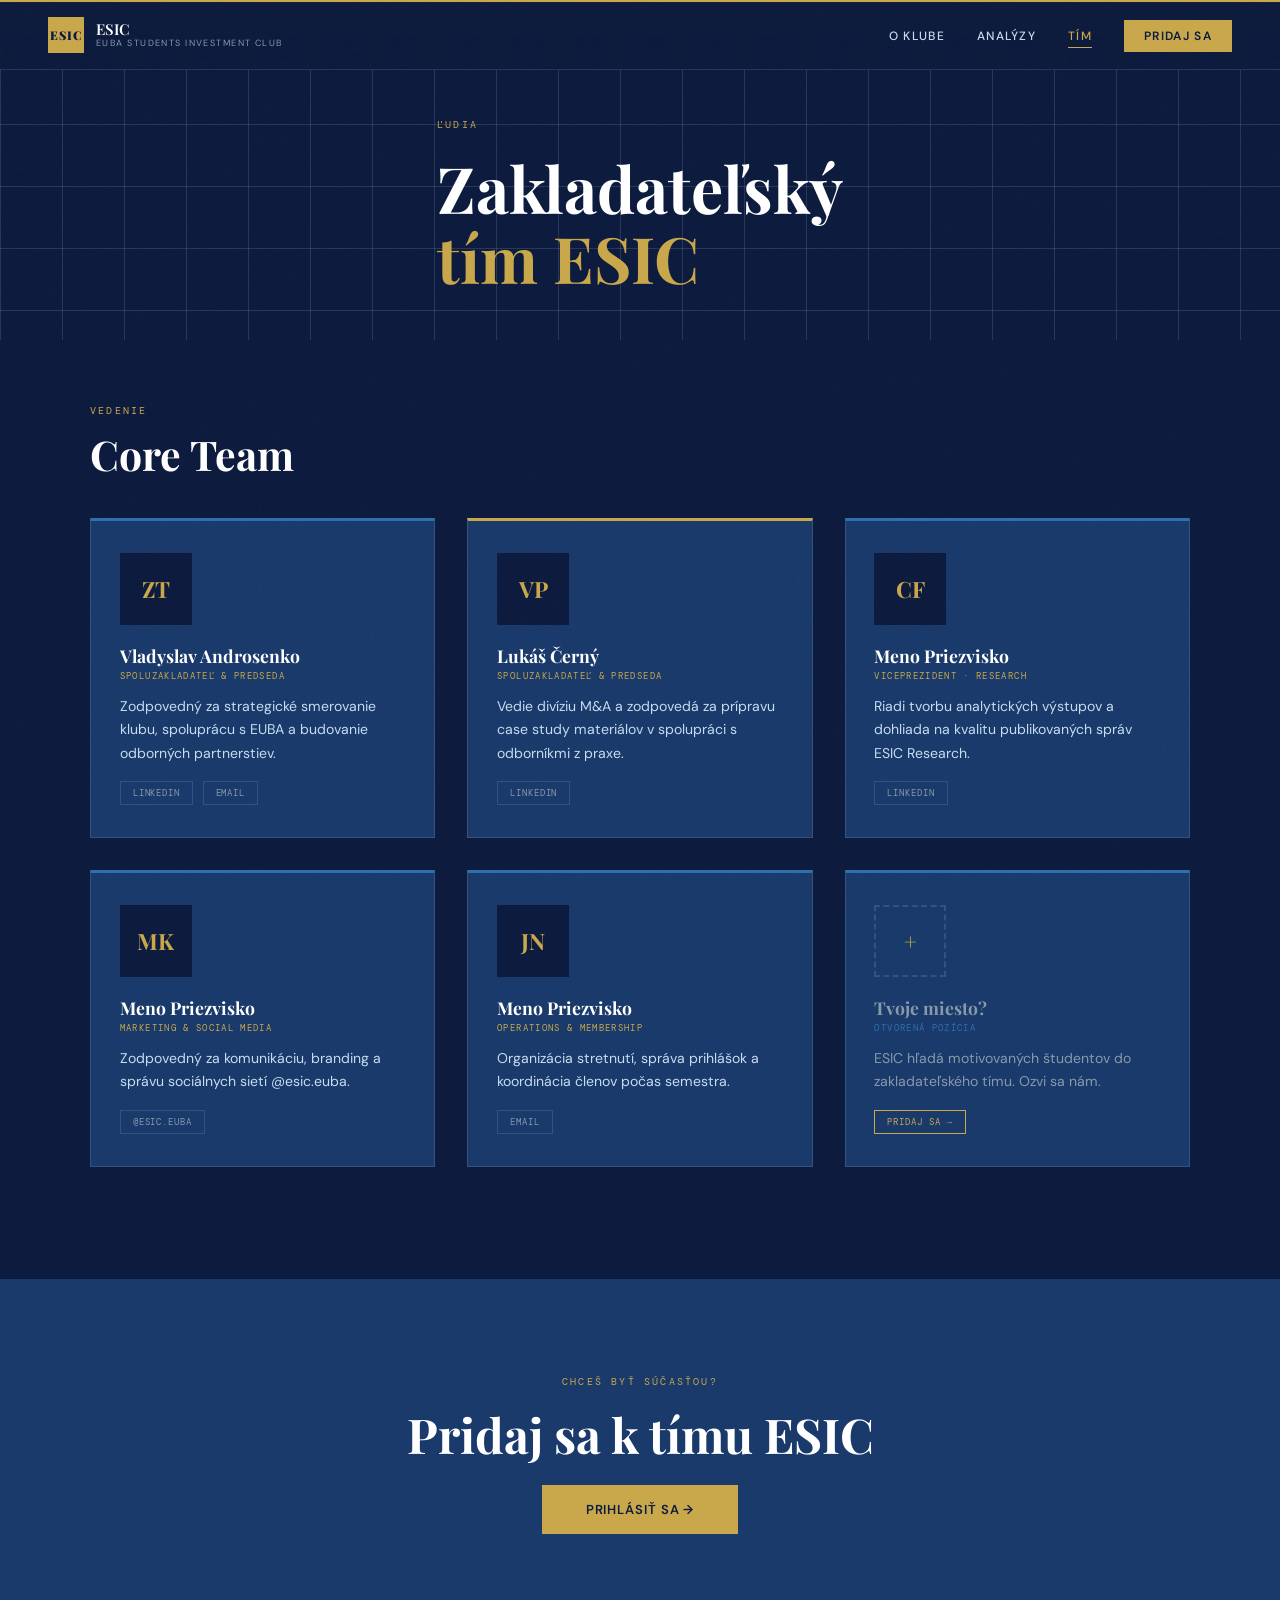
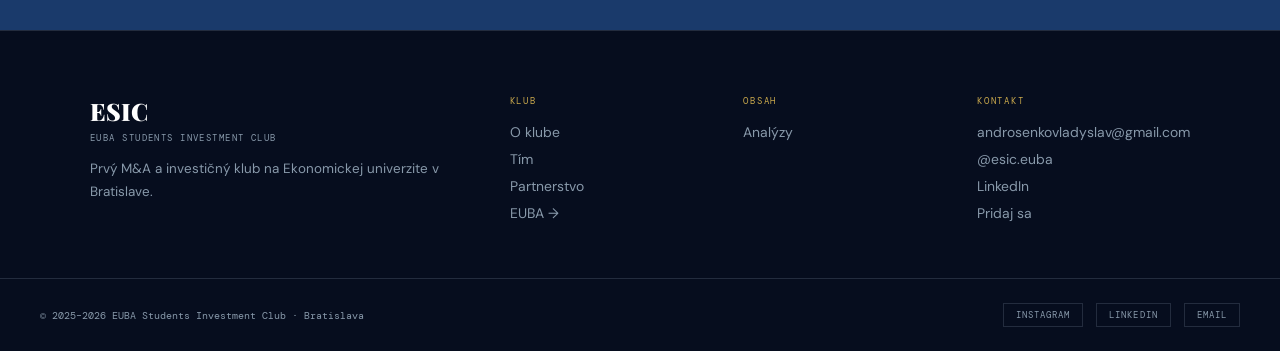
<file: team.html>
<!DOCTYPE html>
<html lang="sk">
<head>
<meta charset="UTF-8">
<meta name="viewport" content="width=device-width, initial-scale=1.0">
<title>Tím | ESIC</title>
<link rel="preconnect" href="https://fonts.googleapis.com">
<link rel="preconnect" href="https://fonts.gstatic.com" crossorigin>
<link href="https://fonts.googleapis.com/css2?family=Playfair+Display:ital,wght@0,600;0,700;0,900;1,700&family=DM+Sans:wght@300;400;500;600&family=DM+Mono:wght@400;500&display=swap" rel="stylesheet">
<link rel="stylesheet" href="style.css">
</head>
<body>

<nav id="navbar">
  <a href="index.html" class="nav-logo">
    <div class="nav-badge">ESIC</div>
    <div class="nav-name">ESIC <span>EUBA Students Investment Club</span></div>
  </a>
  <button class="nav-burger" id="burger" aria-label="Menu"><span></span><span></span><span></span></button>
  <ul class="nav-links" id="navLinks">
    <li><a href="about.html">O klube</a></li>
    <li><a href="articles.html">Analýzy</a></li>
    <li><a href="team.html">Tím</a></li>
    <li><a href="join.html" class="nav-cta">Pridaj sa</a></li>
  </ul>
</nav>

<section class="page-hero">
  <div class="container page-hero-inner">
    <p class="eyebrow">Ľudia</p>
    <h1>Zakladateľský<br><em style="font-style:normal;color:var(--gold)">tím ESIC</em></h1>
  </div>
</section>

<!-- FOUNDERS -->
<section class="section-dark" style="padding-top:4rem">
  <div class="container">
    <div class="section-label gold reveal">Vedenie</div>
    <h2 class="section-title white reveal">Core Team</h2>

    <div class="team-grid" style="margin-top:2.5rem">

      <div class="team-card reveal">
        <div class="team-avatar">ZT</div>
        <h3>Vladyslav Androsenko</h3>
        <span class="team-role">Spoluzakladateľ & Predseda</span>
        <p>Zodpovedný za strategické smerovanie klubu, spoluprácu s EUBA a budovanie odborných partnerstiev.</p>
        <div class="team-links">
          <a href="https://www.linkedin.com/groups/17961060" target="_blank" class="team-link">LinkedIn</a>
          <a href="mailto:androsenkovladyslav@gmail.com" class="team-link">Email</a>
        </div>
      </div>

      <div class="team-card reveal" style="--delay:.1s">
        <div class="team-avatar" style="border-top-color:var(--gold)">VP</div>
        <h3>Lukáš Černý</h3>
        <span class="team-role">Spoluzakladateľ & Predseda</span>
        <p>Vedie divíziu M&A a zodpovedá za prípravu case study materiálov v spolupráci s odborníkmi z praxe.</p>
        <div class="team-links">
          <a href="https://www.linkedin.com/groups/17961060" target="_blank" class="team-link">LinkedIn</a>
        </div>
      </div>

      <div class="team-card reveal" style="--delay:.2s">
        <div class="team-avatar">CF</div>
        <h3>Meno Priezvisko</h3>
        <span class="team-role">Viceprezident · Research</span>
        <p>Riadi tvorbu analytických výstupov a dohliada na kvalitu publikovaných správ ESIC Research.</p>
        <div class="team-links">
          <a href="https://www.linkedin.com/groups/17961060" target="_blank" class="team-link">LinkedIn</a>
        </div>
      </div>

      <div class="team-card reveal" style="--delay:.3s">
        <div class="team-avatar">MK</div>
        <h3>Meno Priezvisko</h3>
        <span class="team-role">Marketing & Social Media</span>
        <p>Zodpovedný za komunikáciu, branding a správu sociálnych sietí @esic.euba.</p>
        <div class="team-links">
          <a href="https://instagram.com/esic.euba" target="_blank" class="team-link">@esic.euba</a>
        </div>
      </div>

      <div class="team-card reveal" style="--delay:.4s">
        <div class="team-avatar">JN</div>
        <h3>Meno Priezvisko</h3>
        <span class="team-role">Operations & Membership</span>
        <p>Organizácia stretnutí, správa prihlášok a koordinácia členov počas semestra.</p>
        <div class="team-links">
          <a href="mailto:androsenkovladyslav@gmail.com" class="team-link">Email</a>
        </div>
      </div>

      <div class="team-card reveal" style="--delay:.5s" style="border-top-color:var(--steel);border:2px dashed var(--border)">
        <div class="team-avatar" style="background:transparent;border:2px dashed var(--border)">+</div>
        <h3 style="color:var(--gray)">Tvoje miesto?</h3>
        <span class="team-role" style="color:var(--steel)">Otvorená pozícia</span>
        <p style="color:var(--gray)">ESIC hľadá motivovaných študentov do zakladateľského tímu. Ozvi sa nám.</p>
        <div class="team-links">
          <a href="join.html" class="team-link" style="color:var(--gold);border-color:var(--gold)">Pridaj sa →</a>
        </div>
      </div>

    </div>
  </div>
</section>

<!-- CTA -->
<section class="join-cta section-royal">
  <div class="container text-center reveal">
    <div class="section-label gold">Chceš byť súčasťou?</div>
    <h2 class="white" style="font-family:var(--font-display);font-size:clamp(2rem,4vw,3rem);font-weight:700;margin:.5rem 0 1.2rem">Pridaj sa k tímu ESIC</h2>
    <a href="join.html" class="btn-gold" style="padding:16px 44px">Prihlásiť sa →</a>
  </div>
</section>

<footer>
  <div class="container footer-grid">
    <div class="footer-brand">
      <div class="footer-logo">ESIC</div>
      <div class="footer-tagline">EUBA Students Investment Club</div>
      <p>Prvý M&A a investičný klub na Ekonomickej univerzite v Bratislave.</p>
    </div>
    <div class="footer-col">
      <div class="footer-col-title">Klub</div>
      <a href="about.html">O klube</a>
      <a href="team.html">Tím</a>
      <a href="about.html#partner">Partnerstvo</a>
      <a href="https://www.euba.sk" target="_blank" rel="noopener">EUBA →</a>
    </div>
    <div class="footer-col">
      <div class="footer-col-title">Obsah</div>
      <a href="articles.html">Analýzy</a>
    </div>
    <div class="footer-col">
      <div class="footer-col-title">Kontakt</div>
      <a href="mailto:androsenkovladyslav@gmail.com">androsenkovladyslav@gmail.com</a>
      <a href="https://instagram.com/esic.euba" target="_blank">@esic.euba</a>
      <a href="https://www.linkedin.com/groups/17961060" target="_blank">LinkedIn</a>
      <a href="join.html">Pridaj sa</a>
    </div>
  </div>
  <div class="footer-bottom">
    <span>© 2025–2026 EUBA Students Investment Club · Bratislava</span>
    <div class="footer-socials">
      <a href="https://instagram.com/esic.euba" target="_blank">Instagram</a>
      <a href="https://www.linkedin.com/groups/17961060" target="_blank">LinkedIn</a>
      <a href="mailto:androsenkovladyslav@gmail.com">Email</a>
    </div>
  </div>
</footer>

<script src="main.js"></script>
</body>
</html>
</file>
<file: style.css>
/* ── VARIABLES ─────────────────────────────────────────────────────────── */
:root {
  --navy:    #0D1B3E;
  --royal:   #1A3A6B;
  --steel:   #2E6FAD;
  --sky:     #C8DCF0;
  --gold:    #C9A84C;
  --gold-l:  #E8C96A;
  --white:   #FFFFFF;
  --off:     #F4F6FB;
  --gray:    #8899AA;
  --dark:    #1C1C1C;
  --border:  rgba(200,220,240,0.15);

  --font-display: 'Playfair Display', Georgia, serif;
  --font-body:    'DM Sans', system-ui, sans-serif;
  --font-mono:    'DM Mono', 'Courier New', monospace;
}

/* ── RESET ──────────────────────────────────────────────────────────────── */
*, *::before, *::after { box-sizing: border-box; margin: 0; padding: 0; }
html { scroll-behavior: smooth; }
body {
  font-family: var(--font-body);
  background: var(--navy);
  color: var(--white);
  overflow-x: hidden;
}
a { text-decoration: none; color: inherit; }
img { display: block; max-width: 100%; }

/* ── NOISE ──────────────────────────────────────────────────────────────── */
body::after {
  content: '';
  position: fixed; inset: 0;
  background-image: url("data:image/svg+xml,%3Csvg viewBox='0 0 200 200' xmlns='http://www.w3.org/2000/svg'%3E%3Cfilter id='n'%3E%3CfeTurbulence type='fractalNoise' baseFrequency='0.85' numOctaves='4' stitchTiles='stitch'/%3E%3C/filter%3E%3Crect width='100%25' height='100%25' filter='url(%23n)' opacity='0.035'/%3E%3C/svg%3E");
  pointer-events: none; z-index: 9999; opacity: .35;
}

/* ── CONTAINER ──────────────────────────────────────────────────────────── */
.container { max-width: 1180px; margin: 0 auto; padding: 0 2.5rem; }

/* ── SECTIONS ───────────────────────────────────────────────────────────── */
.section-dark  { background: var(--navy); padding: 7rem 0; }
.section-light { background: var(--off);  padding: 7rem 0; color: var(--dark); }
.section-royal { background: var(--royal); padding: 7rem 0; }
.text-center   { text-align: center; }

/* ── TYPOGRAPHY ─────────────────────────────────────────────────────────── */
.section-label {
  font-family: var(--font-mono);
  font-size: 10px;
  letter-spacing: .22em;
  text-transform: uppercase;
  color: var(--steel);
  margin-bottom: .9rem;
}
.section-label.gold { color: var(--gold); }

.section-title {
  font-family: var(--font-display);
  font-size: clamp(1.9rem, 3.2vw, 2.8rem);
  font-weight: 700;
  line-height: 1.15;
  color: var(--navy);
  margin-bottom: 1.2rem;
}
.section-title.white, h2.white { color: var(--white); }

/* ── BUTTONS ────────────────────────────────────────────────────────────── */
.btn-gold {
  display: inline-block;
  padding: 13px 32px;
  background: var(--gold);
  color: var(--navy);
  font-weight: 600;
  font-size: 13px;
  letter-spacing: .07em;
  text-transform: uppercase;
  transition: background .2s, transform .15s, box-shadow .2s;
}
.btn-gold:hover {
  background: var(--gold-l);
  transform: translateY(-2px);
  box-shadow: 0 8px 24px rgba(201,168,76,.28);
}
.btn-outline {
  display: inline-block;
  padding: 13px 32px;
  border: 1px solid var(--steel);
  color: var(--sky);
  font-size: 13px;
  letter-spacing: .07em;
  text-transform: uppercase;
  transition: border-color .2s, color .2s;
}
.btn-outline:hover { border-color: var(--gold); color: var(--gold); }
.btn-navy {
  display: inline-block;
  padding: 13px 32px;
  background: var(--navy);
  color: var(--white);
  font-weight: 600;
  font-size: 13px;
  letter-spacing: .07em;
  text-transform: uppercase;
  transition: background .2s;
}
.btn-navy:hover { background: var(--royal); }

/* ── NAV ────────────────────────────────────────────────────────────────── */
nav {
  position: fixed; top: 0; left: 0; right: 0; z-index: 1000;
  height: 70px;
  display: flex; align-items: center; justify-content: space-between;
  padding: 0 3rem;
  background: rgba(13,27,62,.93);
  backdrop-filter: blur(14px);
  border-bottom: 1px solid var(--border);
  transition: background .3s;
}
nav::before {
  content: '';
  position: absolute; top: 0; left: 0; right: 0; height: 2px;
  background: var(--gold);
}
.nav-logo { display: flex; align-items: center; gap: 12px; }
.nav-badge {
  width: 36px; height: 36px;
  background: var(--gold);
  display: flex; align-items: center; justify-content: center;
  font-family: var(--font-display);
  font-size: 12px; font-weight: 900;
  color: var(--navy); letter-spacing: 1px;
  flex-shrink: 0;
}
.nav-name {
  font-family: var(--font-display);
  font-size: 15px; font-weight: 600;
  color: var(--white);
  line-height: 1.2;
}
.nav-name span {
  display: block;
  font-family: var(--font-body);
  font-size: 9px; font-weight: 400;
  letter-spacing: .16em;
  color: var(--gray);
  text-transform: uppercase;
}
.nav-links {
  display: flex; align-items: center; gap: 2rem; list-style: none;
}
.nav-links a {
  font-size: 12px; font-weight: 500;
  letter-spacing: .11em; text-transform: uppercase;
  color: var(--sky);
  transition: color .2s;
  position: relative;
}
.nav-links a::after {
  content: '';
  position: absolute; bottom: -4px; left: 0; right: 0; height: 1px;
  background: var(--gold); transform: scaleX(0);
  transition: transform .2s;
}
.nav-links a:hover { color: var(--white); }
.nav-links a:hover::after { transform: scaleX(1); }
.nav-cta {
  padding: 8px 20px;
  background: var(--gold) !important;
  color: var(--navy) !important;
  font-weight: 600 !important;
}
.nav-cta:hover { background: var(--gold-l) !important; }
.nav-cta::after { display: none !important; }
.nav-links a.active { color: var(--gold); }
.nav-links a.active::after { transform: scaleX(1); }

/* Mobile burger */
.nav-burger {
  display: none; flex-direction: column; gap: 5px;
  background: none; border: none; cursor: pointer; padding: 4px;
}
.nav-burger span {
  display: block; width: 24px; height: 2px; background: var(--white);
  transition: transform .3s, opacity .3s;
}
nav.open .nav-burger span:nth-child(1) { transform: translateY(7px) rotate(45deg); }
nav.open .nav-burger span:nth-child(2) { opacity: 0; }
nav.open .nav-burger span:nth-child(3) { transform: translateY(-7px) rotate(-45deg); }

/* ── HERO ────────────────────────────────────────────────────────────────── */
.hero {
  min-height: 100vh;
  display: grid; grid-template-columns: 1fr 1fr;
  padding-top: 70px;
}
.hero-left {
  display: flex; flex-direction: column; justify-content: center;
  padding: 5rem 3rem 5rem 3rem;
  max-width: 600px;
}
.eyebrow {
  font-family: var(--font-mono);
  font-size: 10px; letter-spacing: .22em; text-transform: uppercase;
  color: var(--gold); margin-bottom: 1.4rem;
  opacity: 0; animation: fadeUp .8s .2s forwards;
}
.hero-title {
  font-family: var(--font-display);
  font-size: clamp(3rem, 5.5vw, 5.6rem);
  font-weight: 700; line-height: 1.06;
  color: var(--white); margin-bottom: 1.6rem;
  opacity: 0; animation: fadeUp .8s .35s forwards;
}
.hero-title em { font-style: normal; color: var(--gold); }
.hero-sub {
  font-size: 1.05rem; font-weight: 300; line-height: 1.75;
  color: var(--sky); margin-bottom: 2.4rem; max-width: 460px;
  opacity: 0; animation: fadeUp .8s .5s forwards;
}
.hero-btns {
  display: flex; gap: 1rem; flex-wrap: wrap;
  opacity: 0; animation: fadeUp .8s .65s forwards;
}

.hero-right {
  background: var(--royal);
  border-left: 4px solid var(--steel);
  display: flex; flex-direction: column;
  justify-content: center; align-items: center;
  position: relative; overflow: hidden;
}
.hero-right::before {
  content: '';
  position: absolute; inset: 0;
  background-image:
    linear-gradient(var(--border) 1px, transparent 1px),
    linear-gradient(90deg, var(--border) 1px, transparent 1px);
  background-size: 58px 58px;
}
.hero-brand { position: relative; z-index: 1; text-align: center; }
.hero-acronym {
  font-family: var(--font-display); font-size: 7.5rem; font-weight: 900;
  color: var(--white); letter-spacing: .12em; line-height: 1;
  opacity: 0; animation: fadeIn 1s .8s forwards;
}
.hero-rule {
  width: 110px; height: 3px; background: var(--gold);
  margin: 1rem auto; opacity: 0; animation: fadeIn 1s 1s forwards;
}
.hero-brand-sub {
  font-family: var(--font-mono); font-size: 9px; letter-spacing: .25em;
  text-transform: uppercase; color: var(--sky);
  opacity: 0; animation: fadeIn 1s 1.1s forwards;
}
.hero-stats {
  position: absolute; bottom: 0; left: 0; right: 0;
  display: grid; grid-template-columns: repeat(3,1fr);
  z-index: 1;
  opacity: 0; animation: fadeIn 1s 1.3s forwards;
}
.stat {
  display: flex; flex-direction: column; align-items: center;
  padding: 1.3rem .5rem;
}
.stat:last-child { border-right: none; }
.stat-num {
  font-family: var(--font-display); font-size: 1.8rem; font-weight: 700; color: var(--gold);
}
.stat-lbl { font-size: 9px; letter-spacing: .14em; text-transform: uppercase; color: var(--gray); margin-top: 3px; }

/* ── TICKER ─────────────────────────────────────────────────────────────── */
.ticker {
  background: var(--gold); color: var(--navy);
  padding: 10px 0; overflow: hidden; white-space: nowrap;
}
.ticker-track {
  display: inline-block;
  animation: ticker 30s linear infinite;
}
.ticker-track span {
  display: inline-block;
  font-family: var(--font-mono); font-size: 11px;
  font-weight: 500; letter-spacing: .1em; text-transform: uppercase;
  padding: 0 1.4rem;
}
.ticker-track .sep { opacity: .45; padding: 0; }

/* ── WHY GRID ────────────────────────────────────────────────────────────── */
.why-grid {
  display: grid; grid-template-columns: repeat(4,1fr); gap: 1.4rem;
  margin: 3rem 0 2.5rem;
}
.why-card {
  background: var(--white);
  padding: 2rem 1.6rem;
  border-left: 3px solid var(--steel);
  box-shadow: 0 2px 16px rgba(13,27,62,.07);
  transition: box-shadow .2s, transform .2s;
}
.why-card:nth-child(2) { border-color: var(--gold); }
.why-card:nth-child(4) { border-color: var(--royal); }
.why-card:hover { box-shadow: 0 8px 28px rgba(13,27,62,.13); transform: translateY(-3px); }
.why-icon {
  font-family: var(--font-mono); font-size: 11px; color: var(--gold);
  letter-spacing: .1em; margin-bottom: 1rem;
}
.why-card h3 { font-family: var(--font-display); font-size: 1.1rem; font-weight: 700; color: var(--navy); margin-bottom: .5rem; }
.why-card p  { font-size: .9rem; line-height: 1.65; color: #5a6a7a; }
.why-cta { text-align: center; }

/* ── TIMELINE ────────────────────────────────────────────────────────────── */
.timeline { display: grid; grid-template-columns: repeat(4,1fr); gap: 2rem; margin-top: 3.5rem; position: relative; }
.timeline::before {
  content: ''; position: absolute; top: 26px;
  left: calc(12.5% + .5rem); right: calc(12.5% + .5rem); height: 2px;
  background: var(--steel); opacity: .4;
}
.tl-step { display: flex; flex-direction: column; align-items: center; text-align: center; }
.tl-dot {
  width: 52px; height: 52px; border: 2px solid var(--steel);
  background: var(--navy);
  display: flex; align-items: center; justify-content: center;
  font-family: var(--font-display); font-size: 1rem; font-weight: 700;
  color: var(--gold); margin-bottom: 1.4rem; position: relative; z-index: 1;
  transition: background .2s, border-color .2s;
}
.tl-step:hover .tl-dot { background: var(--gold); color: var(--navy); border-color: var(--gold); }
.tl-content h3 { font-family: var(--font-display); font-size: 1.05rem; font-weight: 700; color: var(--white); margin-bottom: .5rem; }
.tl-content p  { font-size: .88rem; line-height: 1.65; color: var(--sky); }

/* ── ARTICLES PREVIEW ───────────────────────────────────────────────────── */
.section-header {
  display: flex; align-items: flex-end; justify-content: space-between;
  margin-bottom: 2.5rem;
}
.link-arrow {
  font-family: var(--font-mono); font-size: 11px; letter-spacing: .14em;
  text-transform: uppercase; color: var(--steel);
  border-bottom: 1px solid var(--steel); padding-bottom: 2px;
  transition: color .2s, border-color .2s;
}
.link-arrow:hover { color: var(--gold); border-color: var(--gold); }

.articles-grid {
  display: grid; grid-template-columns: 2fr 1fr 1fr; gap: 1.5rem;
}
.article-card {
  background: var(--white); overflow: hidden;
  border: 1px solid #dde6f0;
  box-shadow: 0 2px 16px rgba(13,27,62,.06);
  transition: box-shadow .2s, transform .2s, border-color .2s;
  display: block; color: var(--dark);
}
.article-card:hover { box-shadow: 0 8px 28px rgba(13,27,62,.14); transform: translateY(-3px); border-color: var(--gold); }
.article-thumb {
  height: 160px; position: relative;
  display: flex; align-items: center; justify-content: center;
}
.article-card.featured .article-thumb { height: 200px; }
.thumb-label {
  font-family: var(--font-display); font-size: 2.8rem; font-weight: 700;
  color: rgba(255,255,255,.12);
}
.article-body { padding: 1.4rem 1.2rem; }
.article-cat {
  font-family: var(--font-mono); font-size: 9px; letter-spacing: .16em;
  text-transform: uppercase; color: var(--gold); display: block; margin-bottom: .5rem;
}
.article-card h3 {
  font-family: var(--font-display); font-size: 1.05rem; font-weight: 700;
  color: var(--navy); line-height: 1.35; margin-bottom: .5rem;
}
.article-card.featured h3 { font-size: 1.25rem; }
.article-card p { font-size: .87rem; line-height: 1.65; color: #5a6a7a; margin-bottom: .6rem; }
.article-meta { font-family: var(--font-mono); font-size: 9px; color: var(--gray); display: block; }

/* ── PARTNER STRIP ──────────────────────────────────────────────────────── */
.partner-inner { display: grid; grid-template-columns: 280px 1fr; gap: 5rem; align-items: center; }
.partner-badge {
  background: var(--royal);
  border-top: 3px solid var(--gold);
  padding: 2.5rem 2rem; text-align: center;
  box-shadow: 0 4px 32px rgba(0,0,0,.2);
}
.partner-name { font-family: var(--font-display); font-size: 2rem; font-weight: 900; color: var(--white); }
.partner-sub  { font-family: var(--font-mono); font-size: 9px; letter-spacing: .18em; color: var(--gold); text-transform: uppercase; margin-top: .4rem; }
.partner-text h2 { font-family: var(--font-display); font-size: 1.9rem; font-weight: 700; line-height: 1.2; color: var(--white); margin-bottom: 1rem; }
.partner-text p  { font-size: .95rem; line-height: 1.75; color: var(--sky); }

/* ── JOIN CTA ────────────────────────────────────────────────────────────── */
.join-cta { padding: 6rem 0; }

/* ── FOOTER ─────────────────────────────────────────────────────────────── */
footer { background: #060D1E; padding: 4rem 0 0; border-top: 1px solid var(--border); }
.footer-grid {
  display: grid; grid-template-columns: 2fr 1fr 1fr 1fr; gap: 3rem;
  padding-bottom: 3rem;
}
.footer-logo { font-family: var(--font-display); font-size: 1.5rem; font-weight: 900; color: var(--white); }
.footer-tagline {
  font-family: var(--font-mono); font-size: 9px; letter-spacing: .16em;
  text-transform: uppercase; color: var(--gray); margin: .3rem 0 .9rem;
}
.footer-brand p { font-size: .84rem; line-height: 1.7; color: var(--gray); }
.footer-col-title {
  font-family: var(--font-mono); font-size: 9px; letter-spacing: .2em;
  text-transform: uppercase; color: var(--gold); margin-bottom: 1rem;
}
.footer-col a { display: block; font-size: .87rem; color: var(--gray); margin-bottom: .55rem; transition: color .2s; }
.footer-col a:hover { color: var(--white); }
.footer-bottom {
  padding: 1.5rem 2.5rem;
  border-top: 1px solid var(--border);
  display: flex; align-items: center; justify-content: space-between;
}
.footer-bottom span { font-family: var(--font-mono); font-size: 10px; color: var(--gray); }
.footer-socials { display: flex; gap: .8rem; }
.footer-socials a {
  font-family: var(--font-mono); font-size: 9px; letter-spacing: .12em; text-transform: uppercase;
  color: var(--gray); border: 1px solid var(--border); padding: 5px 12px;
  transition: color .2s, border-color .2s;
}
.footer-socials a:hover { color: var(--gold); border-color: var(--gold); }

/* ── PAGE HERO (inner pages) ────────────────────────────────────────────── */
.page-hero {
  min-height: 32vh;
  background: var(--navy);
  display: flex; align-items: flex-end;
  padding: calc(70px + 3rem) 0 3rem;
  position: relative; overflow: hidden;
  width: 100%;
}
.page-hero::before {
  content: ''; position: absolute; inset: 0;
  background-image:
    linear-gradient(var(--border) 1px,transparent 1px),
    linear-gradient(90deg,var(--border) 1px,transparent 1px);
  background-size: 62px 62px;
}
.page-hero::after { content: ''; position: absolute; top: 0; left: 0; right: 0; height: 3px; background: var(--gold); }
.page-hero-inner { position: relative; z-index: 1; }
.page-hero .eyebrow { opacity: 1; animation: none; }
.page-hero h1 {
  font-family: var(--font-display); font-size: clamp(2.4rem,5vw,4.2rem);
  font-weight: 700; color: var(--white); line-height: 1.08; margin-top: .5rem;
}

/* ── ABOUT PAGE ─────────────────────────────────────────────────────────── */
.about-grid { display: grid; grid-template-columns: 1fr 1fr; gap: 5rem; align-items: start; }
.about-grid p { font-size: 1rem; line-height: 1.8; color: #3a4a5c; margin-bottom: 1.1rem; }
.about-grid p strong { color: var(--navy); }
.about-cards { display: grid; grid-template-columns: 1fr 1fr; gap: 1.2rem; }
.about-card {
  background: var(--white); padding: 1.6rem 1.4rem;
  border-left: 3px solid var(--steel);
  box-shadow: 0 2px 14px rgba(13,27,62,.07);
  transition: transform .2s, box-shadow .2s;
}
.about-card:nth-child(2) { border-color: var(--gold); }
.about-card:nth-child(3) { border-color: var(--royal); }
.about-card:hover { transform: translateY(-3px); box-shadow: 0 8px 24px rgba(13,27,62,.12); }
.about-card h4 { font-family: var(--font-display); font-size: 1rem; font-weight: 700; color: var(--navy); margin-bottom: .4rem; }
.about-card p  { font-size: .88rem; line-height: 1.6; color: #5a6a7a; margin: 0; }

/* Divisions */
.divisions-grid { display: grid; grid-template-columns: repeat(3,1fr); gap: 1.5rem; margin-top: 2.5rem; }
.division-card {
  background: var(--royal); padding: 2.2rem 1.8rem;
  border: 1px solid var(--border); position: relative; overflow: hidden;
  transition: border-color .2s, transform .2s;
}
.division-card::before { content: ''; position: absolute; top: 0; left: 0; right: 0; height: 3px; background: var(--steel); }
.division-card:nth-child(2)::before { background: var(--gold); }
.division-card:nth-child(3)::before { background: var(--sky); }
.division-card:hover { border-color: var(--steel); transform: translateY(-4px); }
.div-num { font-family: var(--font-mono); font-size: 10px; letter-spacing: .18em; color: var(--gray); margin-bottom: 1rem; }
.division-card h3 { font-family: var(--font-display); font-size: 1.3rem; font-weight: 700; color: var(--white); margin-bottom: .8rem; }
.division-card p  { font-size: .9rem; line-height: 1.7; color: var(--sky); }
.div-tags { margin-top: 1.2rem; display: flex; flex-wrap: wrap; gap: .4rem; }
.tag {
  font-family: var(--font-mono); font-size: 9px; letter-spacing: .1em;
  padding: 4px 10px; border: 1px solid var(--border); color: var(--gray); text-transform: uppercase;
}

/* ── ARTICLES PAGE ──────────────────────────────────────────────────────── */
.filters { display: flex; gap: .6rem; margin-bottom: 2.5rem; flex-wrap: wrap; }
.filter-btn {
  font-family: var(--font-mono); font-size: 10px; letter-spacing: .12em; text-transform: uppercase;
  padding: 7px 18px; border: 1px solid var(--border); color: var(--sky);
  background: none; cursor: pointer; transition: all .2s;
}
.filter-btn:hover, .filter-btn.active { background: var(--gold); color: var(--navy); border-color: var(--gold); }
.articles-full { display: grid; grid-template-columns: repeat(3,1fr); gap: 1.5rem; }
.article-card-dark {
  background: var(--royal); border: 1px solid var(--border); overflow: hidden;
  transition: border-color .2s, transform .2s; display: block; color: var(--white);
}
.article-card-dark:hover { border-color: var(--gold); transform: translateY(-3px); }
.article-card-dark .article-thumb { height: 160px; }
.article-card-dark .article-body { padding: 1.4rem 1.2rem; }
.article-card-dark h3 { font-family: var(--font-display); font-size: 1rem; font-weight: 700; color: var(--white); line-height: 1.35; margin-bottom: .5rem; }
.article-card-dark p  { font-size: .87rem; line-height: 1.6; color: var(--sky); margin-bottom: .5rem; }

/* ── TEAM PAGE ──────────────────────────────────────────────────────────── */
.team-grid { display: grid; grid-template-columns: repeat(3,1fr); gap: 2rem; margin-top: 2.5rem; width: 100%; }
.team-card {
  background: var(--royal); border: 1px solid var(--border); padding: 2rem 1.8rem;
  border-top: 3px solid var(--steel);
  transition: transform .2s, border-color .2s;
  min-width: 0; overflow: hidden; width: 100%;
}
.team-card:nth-child(2) { border-top-color: var(--gold); }
.team-card:hover { transform: translateY(-3px); border-color: var(--steel); }
.team-avatar {
  width: 72px; height: 72px; background: var(--navy);
  display: flex; align-items: center; justify-content: center;
  font-family: var(--font-display); font-size: 1.4rem; font-weight: 700; color: var(--gold);
  margin-bottom: 1.2rem;
}
.team-card h3 { font-family: var(--font-display); font-size: 1.1rem; font-weight: 700; color: var(--white); margin-bottom: .2rem; }
.team-role { font-family: var(--font-mono); font-size: 9px; letter-spacing: .15em; color: var(--gold); text-transform: uppercase; margin-bottom: .8rem; display: block; }
.team-card p { font-size: .88rem; line-height: 1.65; color: var(--sky); }
.team-links { display: flex; gap: .6rem; margin-top: 1rem; }
.team-link {
  font-family: var(--font-mono); font-size: 9px; letter-spacing: .1em; text-transform: uppercase;
  padding: 5px 12px; border: 1px solid var(--border); color: var(--gray);
  transition: color .2s, border-color .2s;
}
.team-link:hover { color: var(--gold); border-color: var(--gold); }

/* ── JOIN PAGE ──────────────────────────────────────────────────────────── */
.join-layout { display: grid; grid-template-columns: 1fr 1.4fr; gap: 5rem; align-items: start; }
.join-info h2 { font-family: var(--font-display); font-size: 1.6rem; font-weight: 700; color: var(--white); margin-bottom: 1rem; }
.join-info p  { font-size: .95rem; line-height: 1.75; color: var(--sky); margin-bottom: 1.2rem; }
.req-list { list-style: none; margin: 1.5rem 0; }
.req-list li {
  display: flex; align-items: flex-start; gap: .8rem;
  padding: .7rem 0; border-bottom: 1px solid var(--border);
  font-size: .92rem; color: var(--sky);
}
.req-list li::before { content: '—'; color: var(--gold); font-weight: 700; flex-shrink: 0; }

/* Contact form */
.contact-form {
  background: var(--royal); padding: 2.5rem 2rem;
  border-top: 3px solid var(--gold);
}
.form-title { font-family: var(--font-display); font-size: 1.3rem; font-weight: 700; color: var(--white); margin-bottom: .4rem; }
.form-sub   { font-size: .88rem; color: var(--sky); margin-bottom: 2rem; }
.form-row   { display: grid; grid-template-columns: 1fr 1fr; gap: 1rem; }
.form-group { margin-bottom: 1.2rem; }
.form-group label {
  display: block; font-family: var(--font-mono); font-size: 9px;
  letter-spacing: .16em; text-transform: uppercase; color: var(--gold); margin-bottom: .4rem;
}
.form-group input,
.form-group select,
.form-group textarea {
  width: 100%; background: var(--navy); border: 1px solid var(--border);
  color: var(--white); font-family: var(--font-body); font-size: .92rem;
  padding: .75rem 1rem; outline: none;
  transition: border-color .2s;
}
.form-group input:focus,
.form-group select:focus,
.form-group textarea:focus { border-color: var(--gold); }
.form-group input::placeholder,
.form-group textarea::placeholder { color: var(--gray); }
.form-group select option { background: var(--navy); }
.form-group textarea { resize: vertical; min-height: 130px; }
.form-checkbox { display: flex; align-items: flex-start; gap: .8rem; margin-bottom: 1.5rem; }
.form-checkbox input { width: 16px; height: 16px; flex-shrink: 0; margin-top: 2px; accent-color: var(--gold); }
.form-checkbox label { font-size: .85rem; color: var(--sky); line-height: 1.5; }
.form-checkbox label a { color: var(--gold); text-decoration: underline; }
.form-submit { width: 100%; padding: 14px; background: var(--gold); color: var(--navy); font-weight: 700; font-size: 13px; letter-spacing: .08em; text-transform: uppercase; border: none; cursor: pointer; transition: background .2s, transform .15s; }
.form-submit:hover { background: var(--gold-l); transform: translateY(-1px); }
.form-success { display: none; text-align: center; padding: 2rem; }
.form-success.show { display: block; }
.form-success h3 { font-family: var(--font-display); font-size: 1.4rem; font-weight: 700; color: var(--gold); margin-bottom: .8rem; }
.form-success p { color: var(--sky); }

/* ── ANIMATIONS ─────────────────────────────────────────────────────────── */
@keyframes fadeUp {
  from { opacity: 0; transform: translateY(22px); }
  to   { opacity: 1; transform: translateY(0); }
}
@keyframes fadeIn {
  from { opacity: 0; } to { opacity: 1; }
}
@keyframes ticker {
  from { transform: translateX(0); }
  to   { transform: translateX(-50%); }
}
.reveal {
  opacity: 0; transform: translateY(28px);
  transition: opacity .7s ease var(--delay, 0s), transform .7s ease var(--delay, 0s);
}
.reveal.visible { opacity: 1; transform: translateY(0); }

/* ── RESPONSIVE ─────────────────────────────────────────────────────────── */

/* Prevent ANY horizontal overflow on all devices */
html { overflow-x: hidden; max-width: 100%; }
body { overflow-x: hidden; max-width: 100%; }

@media (max-width: 1024px) {
  .hero { grid-template-columns: 1fr; min-height: auto; }
  .hero-right { min-height: 200px; padding: 2rem; }
  .hero-stats  { position: static; }
  .hero-left   { padding: 5rem 2rem 3rem; max-width: 100%; }
  nav { padding: 0 1.5rem; }
  .why-grid { grid-template-columns: 1fr 1fr; }
  .timeline { grid-template-columns: 1fr 1fr; }
  .timeline::before { display: none; }
  .articles-grid { grid-template-columns: 1fr; }
  .articles-full  { grid-template-columns: 1fr 1fr; }
  .about-grid    { grid-template-columns: 1fr; }
  .partner-inner { grid-template-columns: 1fr; gap: 2.5rem; }
  .join-layout   { grid-template-columns: 1fr; }
  .footer-grid   { grid-template-columns: 1fr 1fr; }
  .team-grid     { grid-template-columns: 1fr 1fr; }
  .divisions-grid { grid-template-columns: 1fr; }
}

@media (max-width: 700px) {
  /* Nav */
  .nav-links {
    display: none; flex-direction: column;
    position: absolute; top: 70px; left: 0; right: 0;
    background: rgba(13,27,62,.98);
    padding: 1.5rem 1.5rem; gap: 1.2rem;
    border-bottom: 1px solid var(--border);
    width: 100%;
  }
  nav.open .nav-links { display: flex; }
  .nav-burger { display: flex; }

  /* Container — tighter padding on small screens */
  .container { padding: 0 1.2rem; }

  /* Sections — tighter on mobile, no gap visible when scrolled */
  .section-dark  { padding: 3rem 0; }
  .section-light { padding: 3rem 0; }
  .section-royal { padding: 3rem 0; }

  /* Why-grid first section gets even less top padding */
  .why.section-light { padding-top: 2rem; }

  /* Page hero — fix the gap between nav and content */
  .page-hero {
    min-height: auto;
    padding: calc(70px + 2rem) 0 2rem;
  }
  .page-hero h1 { font-size: clamp(2rem, 8vw, 3rem); }

  /* Hero */
  .hero { grid-template-columns: 1fr; min-height: auto; padding-bottom: 0; }
  .hero-left { padding: 4rem 1.2rem 2rem; }
  .hero-right { display: none; }
  .hero-acronym { font-size: 5rem; }

  /* Grids */
  .why-grid { grid-template-columns: 1fr; }
  .articles-full  { grid-template-columns: 1fr; }
  .about-cards { grid-template-columns: 1fr; }

  /* Team — single column, cards full width, no overflow */
  .team-grid {
    grid-template-columns: 1fr;
    gap: 1.2rem;
  }
  .team-card {
    width: 100%;
    min-width: 0;
    padding: 1.5rem 1.2rem;
  }
  .team-avatar {
    width: 60px;
    height: 60px;
    font-size: 1.1rem;
  }
  .team-links { flex-wrap: wrap; }

  /* Join form */
  .form-row  { grid-template-columns: 1fr; }
  .join-layout { gap: 2.5rem; }

  /* Footer */
  .footer-grid { grid-template-columns: 1fr; }
  .footer-bottom { flex-direction: column; gap: 1rem; padding: 1.5rem; }

  /* Divisions */
  .divisions-grid { grid-template-columns: 1fr; }

  /* Timeline — single column */
  .timeline { grid-template-columns: 1fr; gap: 1.5rem; }

  /* Partner */
  .partner-inner { grid-template-columns: 1fr; gap: 2rem; }
}
</file>
